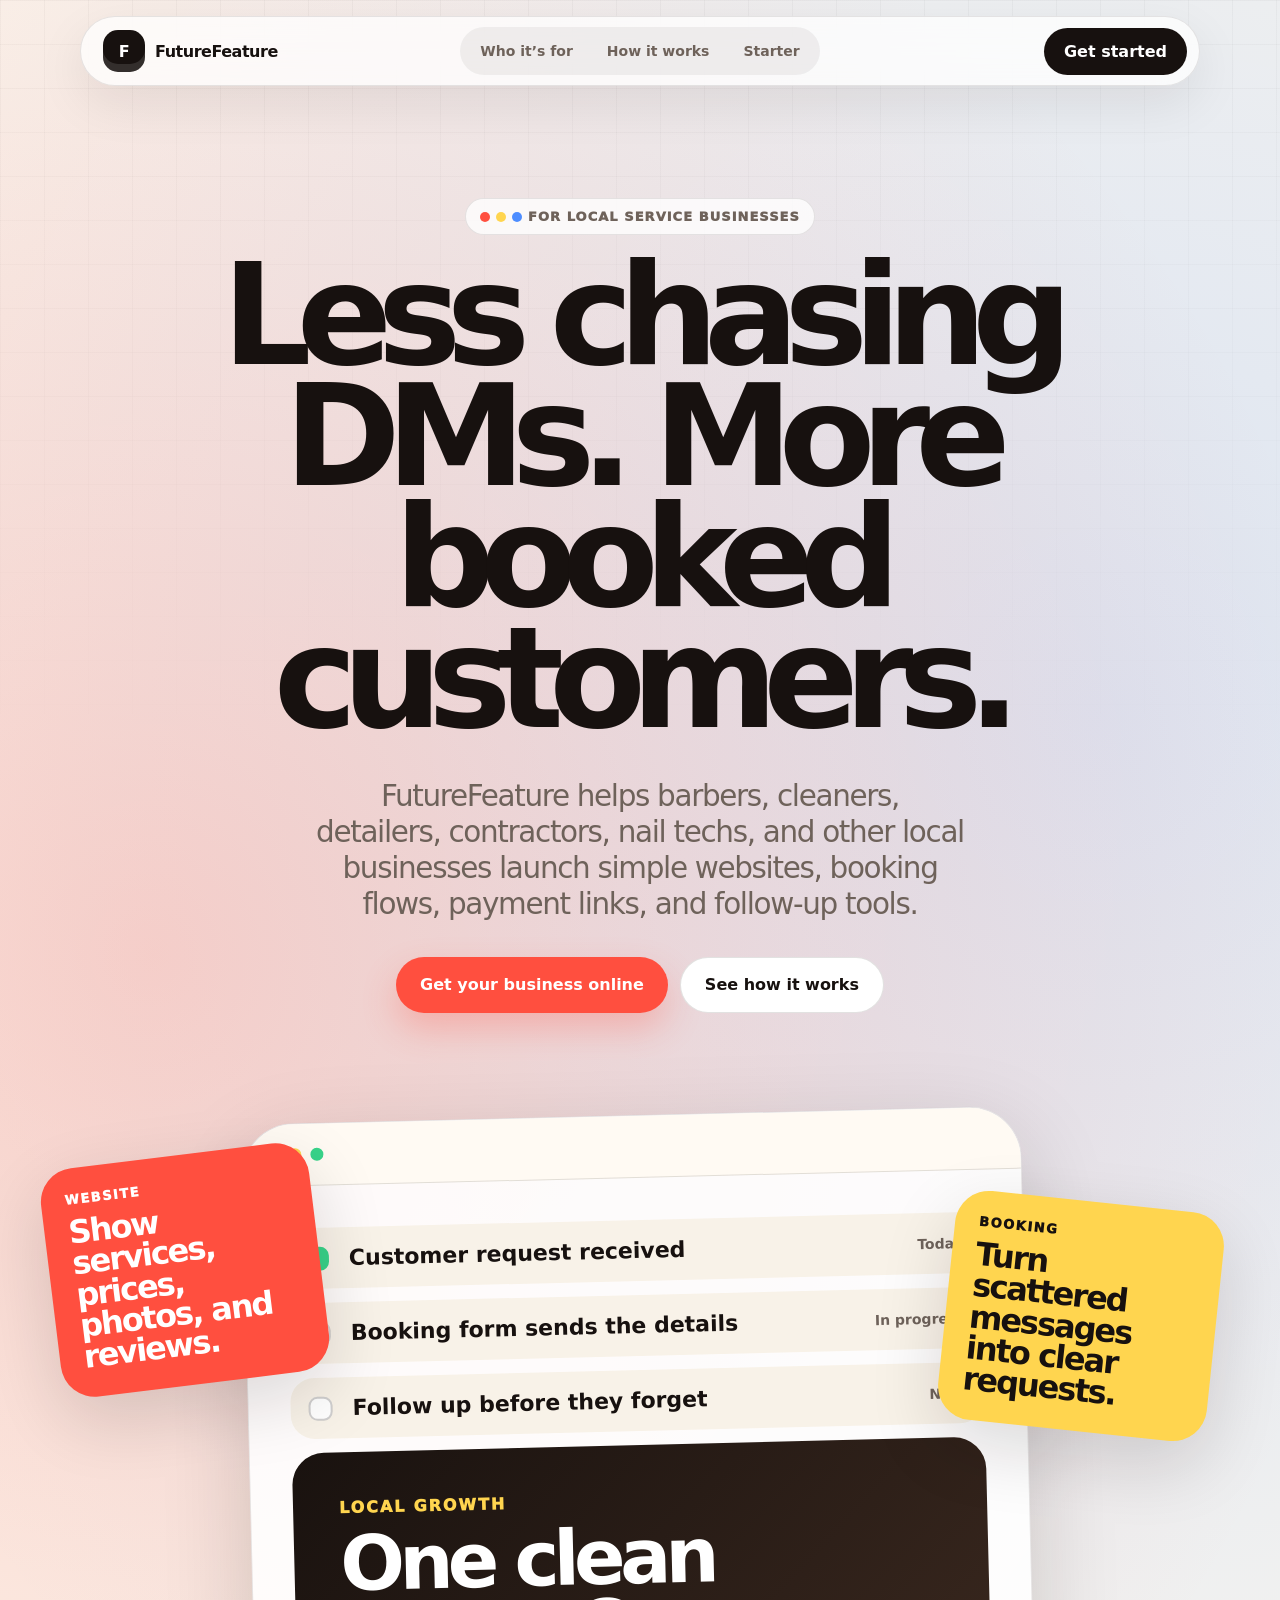
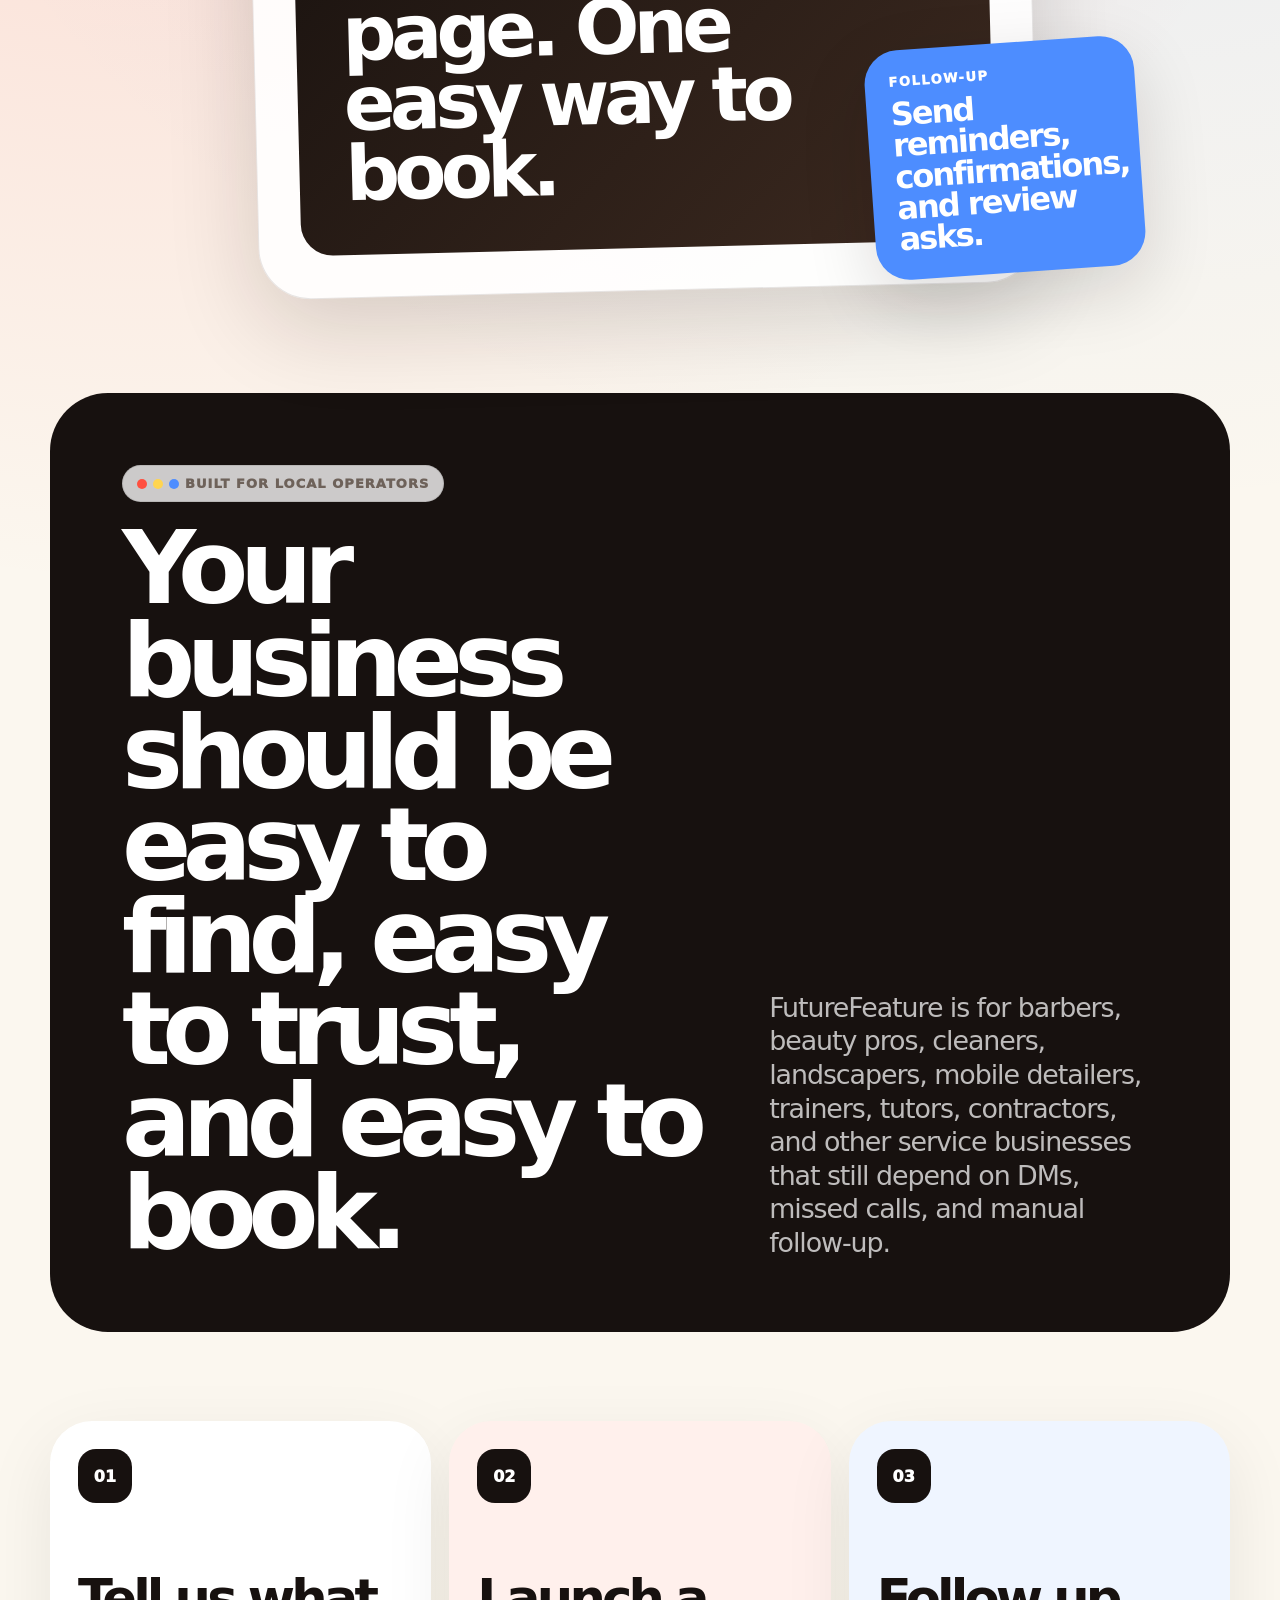
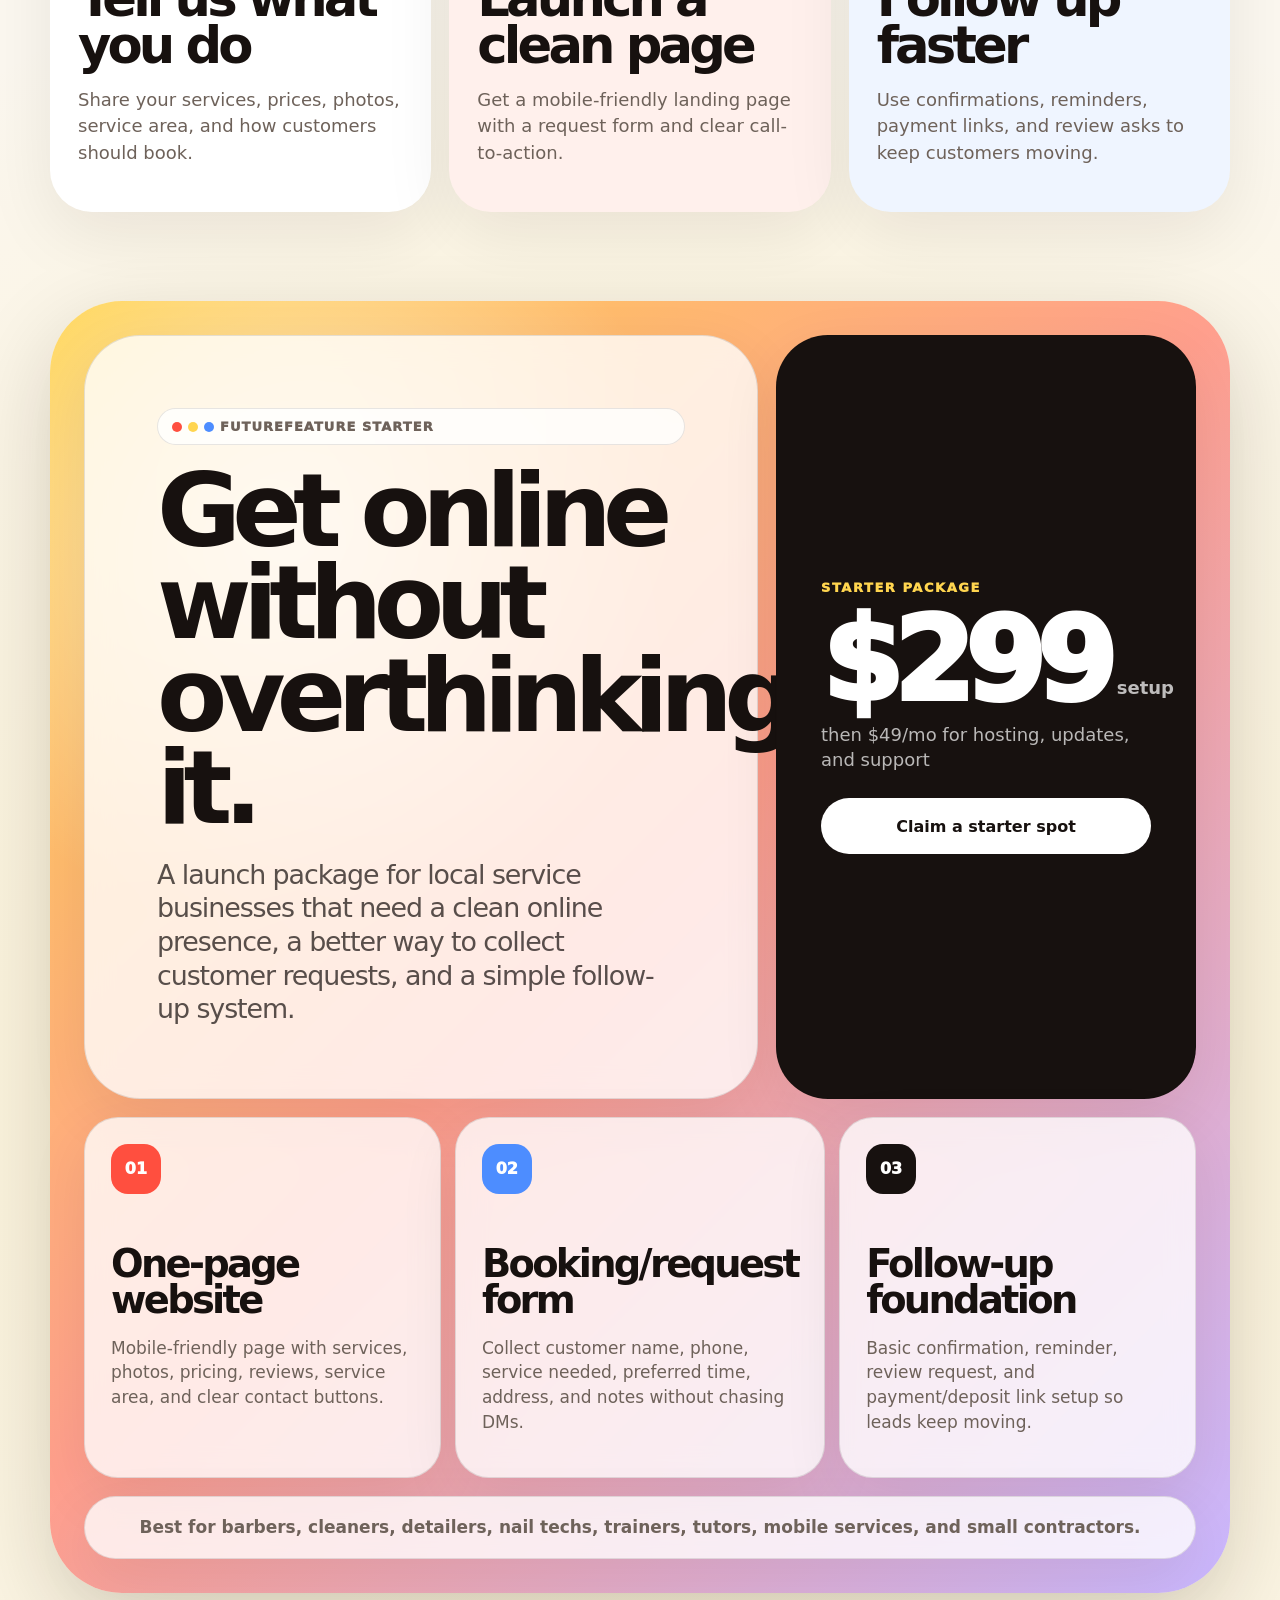
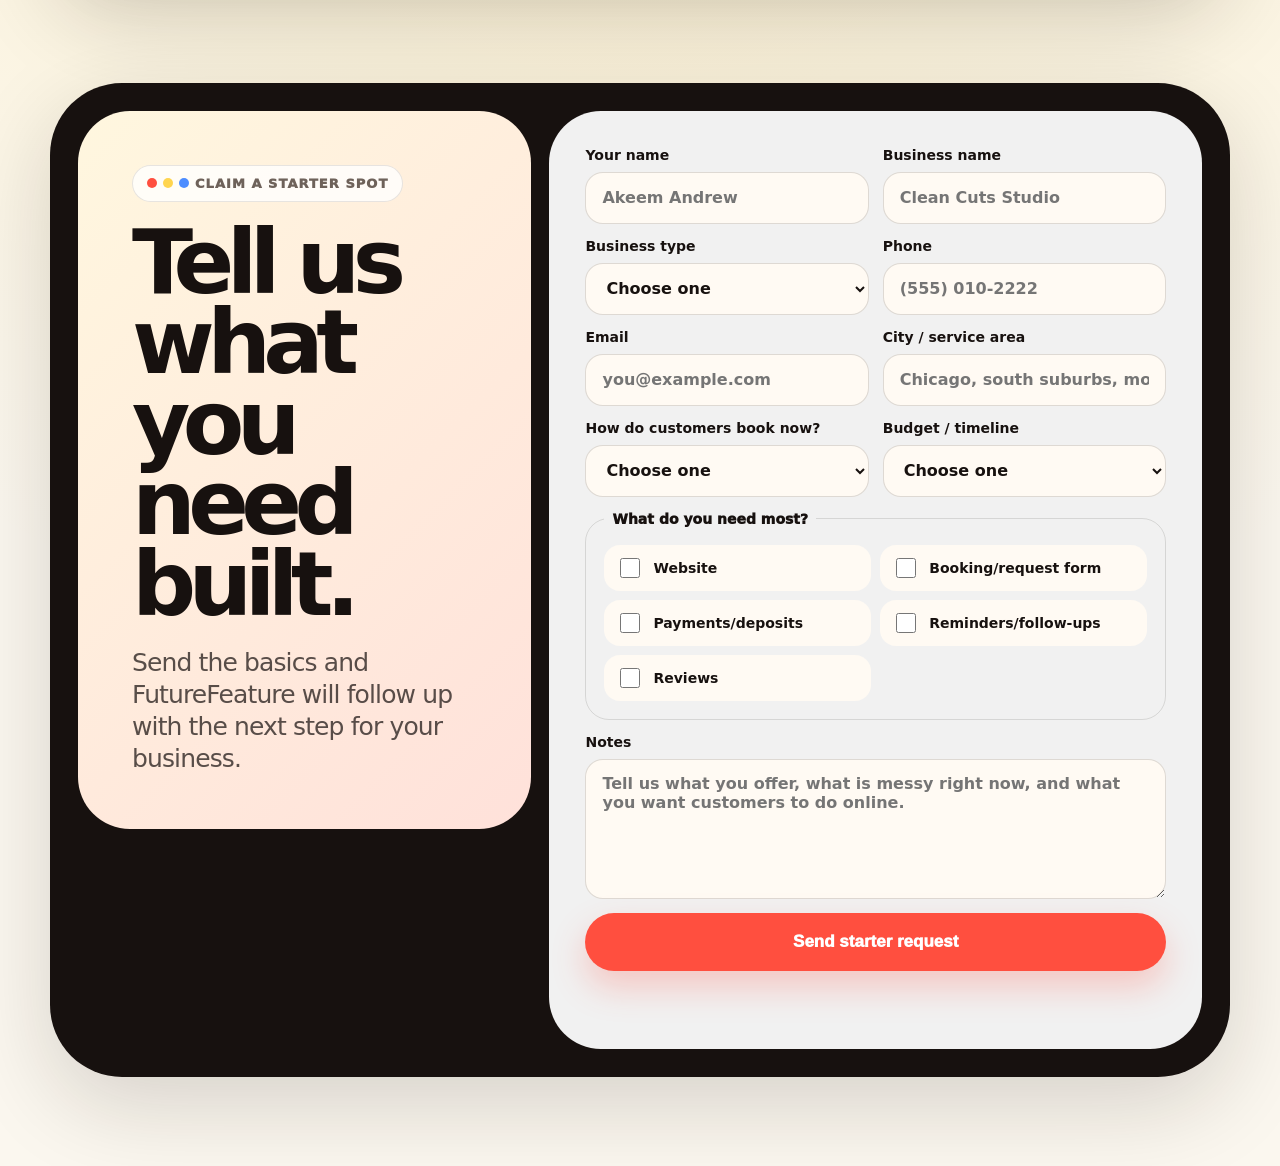
<file: index.html>
<!doctype html>
<html lang="en">
  <head>
    <meta charset="utf-8" />
    <meta name="viewport" content="width=device-width, initial-scale=1, viewport-fit=cover" />
    <meta name="theme-color" content="#fbf7ef" />
    <meta
      name="description"
      content="FutureFeature helps local service businesses turn DMs, missed calls, and messy requests into booked customers."
    />
    <title>FutureFeature</title>
    <link rel="stylesheet" href="style.css?v=futurefeature-inquiry-1" />
  </head>
  <body class="futurefeature-site">
    <header class="ff-nav" aria-label="Main navigation">
      <a class="ff-logo" href="/" aria-label="FutureFeature home">
        <span>F</span>
        FutureFeature
      </a>
      <nav>
        <a href="#who">Who it’s for</a>
        <a href="#flow">How it works</a>
        <a href="#offer">Starter</a>
      </nav>
      <a class="ff-nav-button" href="#offer">Get started</a>
    </header>

    <main>
      <section class="ff-hero" aria-labelledby="future-title">
        <p class="ff-pill">For local service businesses</p>
        <h1 id="future-title">Less chasing DMs. More booked customers.</h1>
        <p class="ff-lede">
          FutureFeature helps barbers, cleaners, detailers, contractors, nail techs, and other local businesses launch simple websites, booking flows, payment links, and follow-up tools.
        </p>
        <div class="ff-actions">
          <a class="ff-primary" href="#offer">Get your business online</a>
          <a class="ff-secondary" href="#flow">See how it works</a>
        </div>
      </section>

      <section class="ff-showcase" aria-label="FutureFeature preview">
        <article class="ff-window ff-window-large">
          <div class="ff-window-top">
            <span></span><span></span><span></span>
          </div>
          <div class="ff-task-list">
            <div class="ff-task checked"><span></span><strong>Customer request received</strong><em>Today</em></div>
            <div class="ff-task"><span></span><strong>Booking form sends the details</strong><em>In progress</em></div>
            <div class="ff-task"><span></span><strong>Follow up before they forget</strong><em>Next</em></div>
            <div class="ff-note">
              <p>Local growth</p>
              <h2>One clean page. One easy way to book.</h2>
            </div>
          </div>
        </article>

        <article class="ff-orbit-card card-red">
          <p>Website</p>
          <h3>Show services, prices, photos, and reviews.</h3>
        </article>
        <article class="ff-orbit-card card-yellow">
          <p>Booking</p>
          <h3>Turn scattered messages into clear requests.</h3>
        </article>
        <article class="ff-orbit-card card-blue">
          <p>Follow-up</p>
          <h3>Send reminders, confirmations, and review asks.</h3>
        </article>
      </section>

      <section id="who" class="ff-section ff-split">
        <div>
          <p class="ff-kicker">Built for local operators</p>
          <h2>Your business should be easy to find, easy to trust, and easy to book.</h2>
        </div>
        <p>
          FutureFeature is for barbers, beauty pros, cleaners, landscapers, mobile detailers, trainers, tutors, contractors, and other service businesses that still depend on DMs, missed calls, and manual follow-up.
        </p>
      </section>

      <section id="flow" class="ff-grid">
        <article>
          <span>01</span>
          <h3>Tell us what you do</h3>
          <p>Share your services, prices, photos, service area, and how customers should book.</p>
        </article>
        <article>
          <span>02</span>
          <h3>Launch a clean page</h3>
          <p>Get a mobile-friendly landing page with a request form and clear call-to-action.</p>
        </article>
        <article>
          <span>03</span>
          <h3>Follow up faster</h3>
          <p>Use confirmations, reminders, payment links, and review asks to keep customers moving.</p>
        </article>
      </section>

      <section id="offer" class="ff-offer" aria-labelledby="offer-title">
        <div class="ff-offer-copy">
          <p class="ff-pill">FutureFeature Starter</p>
          <h2 id="offer-title">Get online without overthinking it.</h2>
          <p>
            A launch package for local service businesses that need a clean online presence, a better way to collect customer requests, and a simple follow-up system.
          </p>
        </div>

        <article class="ff-price-card">
          <p class="ff-price-label">Starter package</p>
          <div class="ff-price"><span>$299</span><small>setup</small></div>
          <p class="ff-price-sub">then $49/mo for hosting, updates, and support</p>
          <a class="ff-primary" href="mailto:hello@futurefeature.com?subject=FutureFeature%20Starter%20Inquiry">Claim a starter spot</a>
        </article>

        <div class="ff-included">
          <article><span>01</span><h3>One-page website</h3><p>Mobile-friendly page with services, photos, pricing, reviews, service area, and clear contact buttons.</p></article>
          <article><span>02</span><h3>Booking/request form</h3><p>Collect customer name, phone, service needed, preferred time, address, and notes without chasing DMs.</p></article>
          <article><span>03</span><h3>Follow-up foundation</h3><p>Basic confirmation, reminder, review request, and payment/deposit link setup so leads keep moving.</p></article>
        </div>

        <p class="ff-offer-note">
          Best for barbers, cleaners, detailers, nail techs, trainers, tutors, mobile services, and small contractors.
        </p>
      </section>

      <section class="ff-form-section" aria-labelledby="starter-form-title">
        <div class="ff-form-copy">
          <p class="ff-kicker">Claim a starter spot</p>
          <h2 id="starter-form-title">Tell us what you need built.</h2>
          <p>Send the basics and FutureFeature will follow up with the next step for your business.</p>
        </div>

        <form id="futurefeatureInquiryForm" class="ff-form">
          <div class="ff-honeypot" aria-hidden="true">
            <label>Website <input type="text" name="website" tabindex="-1" autocomplete="off" /></label>
            <label>Company URL <input type="text" name="company_url" tabindex="-1" autocomplete="off" /></label>
          </div>

          <label>
            Your name
            <input name="owner_name" type="text" autocomplete="name" required placeholder="Akeem Andrew" />
          </label>
          <label>
            Business name
            <input name="business_name" type="text" autocomplete="organization" required placeholder="Clean Cuts Studio" />
          </label>
          <label>
            Business type
            <select name="business_type" required>
              <option value="">Choose one</option>
              <option>Barber / hair</option>
              <option>Nails / beauty</option>
              <option>Cleaning</option>
              <option>Mobile detailing</option>
              <option>Contractor / handyman</option>
              <option>Trainer / tutor</option>
              <option>Other local service</option>
            </select>
          </label>
          <label>
            Phone
            <input name="phone" type="tel" autocomplete="tel" required placeholder="(555) 010-2222" />
          </label>
          <label>
            Email
            <input name="email" type="email" autocomplete="email" required placeholder="you@example.com" />
          </label>
          <label>
            City / service area
            <input name="service_area" type="text" autocomplete="address-level2" placeholder="Chicago, south suburbs, mobile within 20 miles" />
          </label>
          <label>
            How do customers book now?
            <select name="current_booking">
              <option value="">Choose one</option>
              <option>Instagram/Facebook DMs</option>
              <option>Text messages</option>
              <option>Phone calls</option>
              <option>Booking app</option>
              <option>Website form</option>
              <option>Other</option>
            </select>
          </label>
          <label>
            Budget / timeline
            <select name="budget_timeline">
              <option value="">Choose one</option>
              <option>Ready this week</option>
              <option>Ready this month</option>
              <option>Just exploring</option>
              <option>Need to talk first</option>
            </select>
          </label>

          <fieldset>
            <legend>What do you need most?</legend>
            <label><input type="checkbox" name="needs" value="website" /> Website</label>
            <label><input type="checkbox" name="needs" value="booking form" /> Booking/request form</label>
            <label><input type="checkbox" name="needs" value="payments/deposits" /> Payments/deposits</label>
            <label><input type="checkbox" name="needs" value="reminders/follow-ups" /> Reminders/follow-ups</label>
            <label><input type="checkbox" name="needs" value="reviews" /> Reviews</label>
          </fieldset>

          <label class="ff-form-wide">
            Notes
            <textarea name="message" rows="5" placeholder="Tell us what you offer, what is messy right now, and what you want customers to do online."></textarea>
          </label>

          <button class="ff-submit" type="submit">Send starter request</button>
          <p id="futurefeatureFormStatus" class="ff-form-status" role="status" aria-live="polite"></p>
        </form>
      </section>
    </main>
    <script>
      const form = document.getElementById('futurefeatureInquiryForm');
      const statusEl = document.getElementById('futurefeatureFormStatus');

      form?.addEventListener('submit', async (event) => {
        event.preventDefault();
        statusEl.textContent = 'Sending your starter request...';
        statusEl.className = 'ff-form-status';

        const formData = new FormData(form);
        const needs = formData.getAll('needs');
        const payload = Object.fromEntries(formData.entries());
        payload.needs = needs;

        try {
          const response = await fetch('/api/futurefeature-intake', {
            method: 'POST',
            headers: { 'Content-Type': 'application/json' },
            body: JSON.stringify(payload),
          });
          const result = await response.json().catch(() => ({}));
          if (!response.ok) {
            throw new Error(result.message || 'Something went wrong. Please try again.');
          }
          statusEl.textContent = result.message || 'Thanks — FutureFeature received your Starter request.';
          statusEl.className = 'ff-form-status success';
          form.reset();
        } catch (error) {
          statusEl.textContent = error.message || 'Could not send your request. Please try again.';
          statusEl.className = 'ff-form-status error';
        }
      });
    </script>
  </body>
</html>
</file>
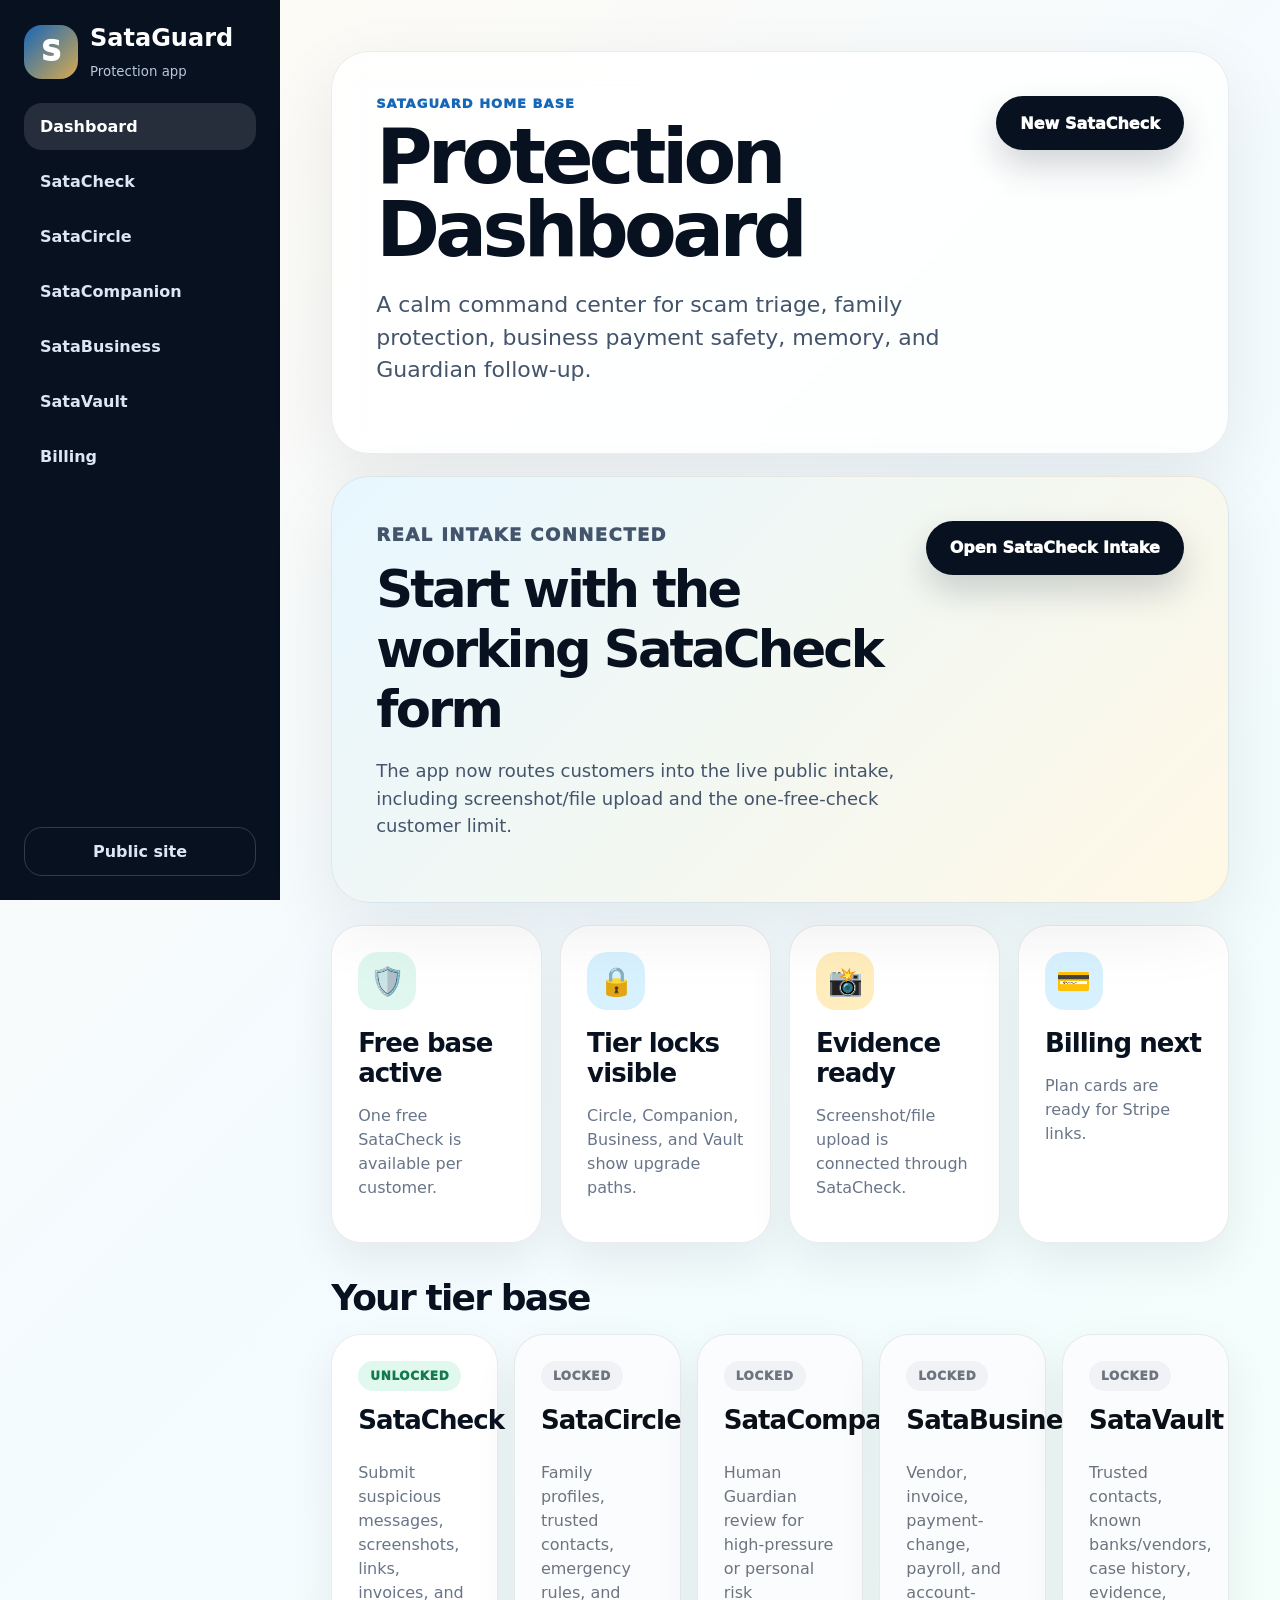
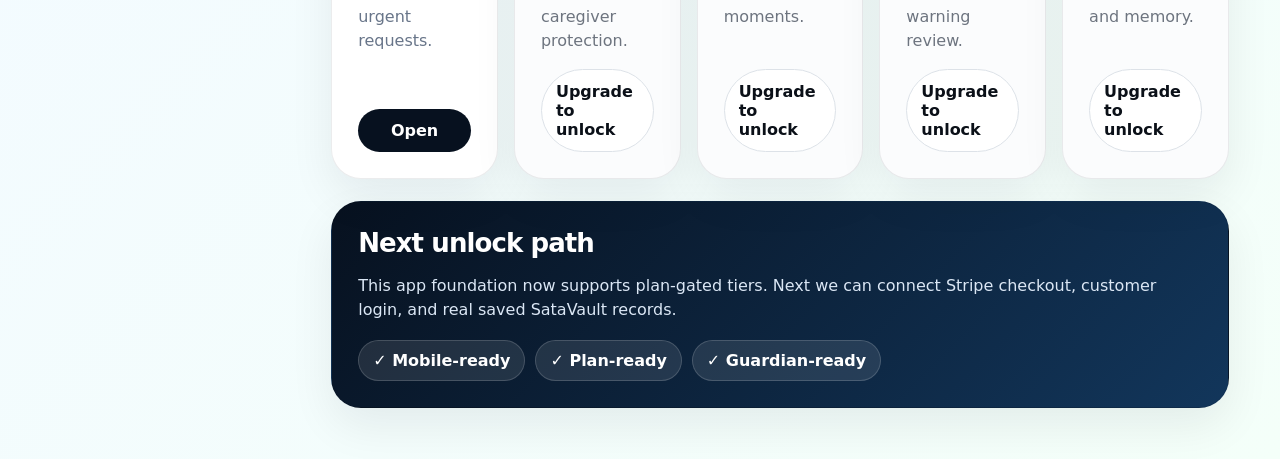
<file: app/index.html>
<!doctype html><html lang="en"><head><meta charset="utf-8"/><meta name="viewport" content="width=device-width, initial-scale=1, viewport-fit=cover"/><meta name="theme-color" content="#07111f"/><title>Protection Dashboard | SataGuard App</title><link rel="stylesheet" href="/app/app.css"/></head><body><div class="app-shell"><aside class="app-sidebar"><a class="app-brand" href="/app"><span>S</span><strong>SataGuard</strong><small>Protection app</small></a><nav><a href="/app/index.html">Dashboard</a><a href="/app/satacheck.html">SataCheck</a><a href="/app/circle.html">SataCircle</a><a href="/app/companion.html">SataCompanion</a><a href="/app/business.html">SataBusiness</a><a href="/app/vault.html">SataVault</a><a href="/app/billing.html">Billing</a></nav><a class="public-link" href="/">Public site</a></aside><main class="app-main"><header class="app-top"><div><p class="app-kicker">SataGuard home base</p><h1>Protection Dashboard</h1><p>A calm command center for scam triage, family protection, business payment safety, memory, and Guardian follow-up.</p></div><a class="app-action" href="/satacheck.html">New SataCheck</a></header><section class="quick-flow"><div><p class="app-kicker">Real intake connected</p><h2>Start with the working SataCheck form</h2><p>The app now routes customers into the live public intake, including screenshot/file upload and the one-free-check customer limit.</p></div><a class="app-action" href="/satacheck.html">Open SataCheck Intake</a></section><section class="app-grid"><article class="app-card"><span>🛡️</span><h3>Free base active</h3><p>One free SataCheck is available per customer.</p></article><article class="app-card"><span>🔒</span><h3>Tier locks visible</h3><p>Circle, Companion, Business, and Vault show upgrade paths.</p></article><article class="app-card"><span>📸</span><h3>Evidence ready</h3><p>Screenshot/file upload is connected through SataCheck.</p></article><article class="app-card"><span>💳</span><h3>Billing next</h3><p>Plan cards are ready for Stripe links.</p></article></section><section class="tier-grid"><h2>Your tier base</h2><article class="tier-card unlocked"><div class="tier-state">Unlocked</div><h3>SataCheck</h3><p>Submit suspicious messages, screenshots, links, invoices, and urgent requests.</p><a href="/satacheck.html">Open</a></article><article class="tier-card locked"><div class="tier-state">Locked</div><h3>SataCircle</h3><p>Family profiles, trusted contacts, emergency rules, and caregiver protection.</p><a href="/app/billing.html">Upgrade to unlock</a></article><article class="tier-card locked"><div class="tier-state">Locked</div><h3>SataCompanion</h3><p>Human Guardian review for high-pressure or personal risk moments.</p><a href="/app/billing.html">Upgrade to unlock</a></article><article class="tier-card locked"><div class="tier-state">Locked</div><h3>SataBusiness</h3><p>Vendor, invoice, payment-change, payroll, and account-warning review.</p><a href="/app/billing.html">Upgrade to unlock</a></article><article class="tier-card locked"><div class="tier-state">Locked</div><h3>SataVault</h3><p>Trusted contacts, known banks/vendors, case history, evidence, and memory.</p><a href="/app/billing.html">Upgrade to unlock</a></article></section><section class="app-panel"><h2>Next unlock path</h2><p>This app foundation now supports plan-gated tiers. Next we can connect Stripe checkout, customer login, and real saved SataVault records.</p><div class="status-row"><span>✓ Mobile-ready</span><span>✓ Plan-ready</span><span>✓ Guardian-ready</span></div></section></main></div><script src="/app/app.js"></script></body></html>
</file>
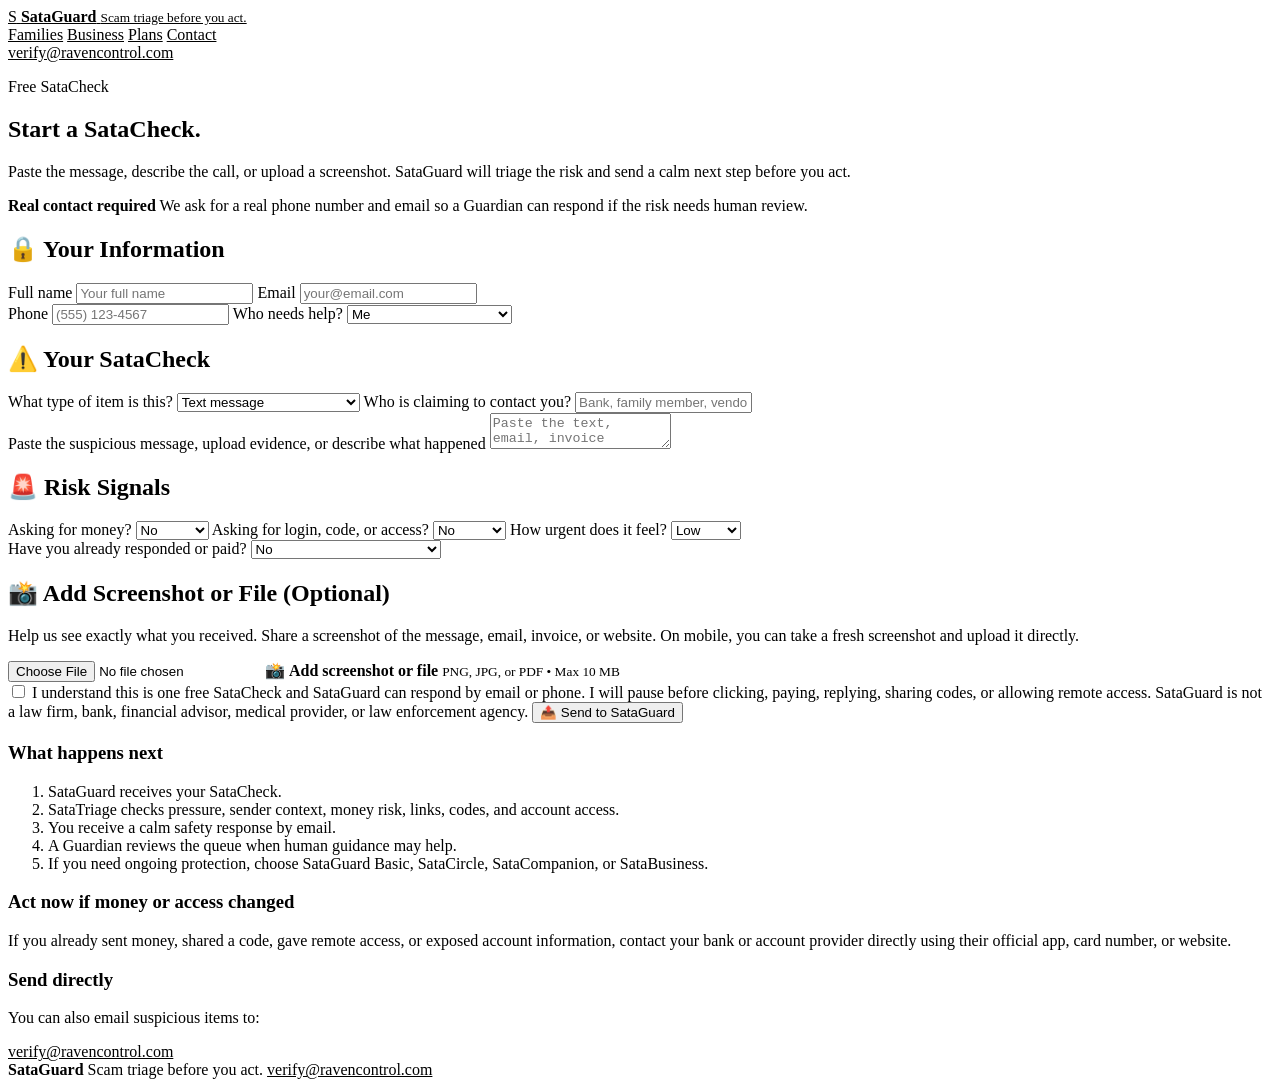
<file: ask-raven.html>
<!doctype html>
<html lang="en">
  <head>
    <meta charset="utf-8" />
    <meta name="viewport" content="width=device-width, initial-scale=1, viewport-fit=cover, user-scalable=yes" />
    <meta name="apple-mobile-web-app-capable" content="yes" />
    <meta name="apple-mobile-web-app-status-bar-style" content="black-translucent" />
    <meta name="theme-color" content="#10151d" />
    <title>SataCheck | SataGuard</title>
    <meta
      name="description"
      content="Start a SataCheck: send a suspicious message, screenshot, email, invoice, call, or request to SataGuard for scam triage."
    />
    <link rel="stylesheet" href="style.css?v=guardian-20260612-tighten1" />
  </head>
  <body class="intake-page">
    <header class="site-header" aria-label="Primary">
      <a class="brand" href="index.html" aria-label="SataGuard home">
        <span class="brand-mark">S</span>
        <span>
          <strong>SataGuard</strong>
          <small>Scam triage before you act.</small>
        </span>
      </a>
      <nav aria-label="Site navigation">
        <a href="index.html#families">Families</a>
        <a href="index.html#business">Business</a>
        <a href="index.html#plans">Plans</a>
        <a href="index.html#contact">Contact</a>
      </nav>
      <a class="header-cta" href="mailto:verify@ravencontrol.com">verify@ravencontrol.com</a>
    </header>

    <main>
      <section class="intake-hero">
        <div>
          <p class="eyebrow">Free SataCheck</p>
          <h1>Start a SataCheck.</h1>
          <p>
            Paste the message, describe the call, or upload a screenshot. SataGuard will triage the risk and send a calm next step before you act.
          </p>
        </div>
        <aside class="pause-card">
          <strong>Real contact required</strong>
          <span>We ask for a real phone number and email so a Guardian can respond if the risk needs human review.</span>
        </aside>
      </section>

      <section class="intake-layout">
        <form id="askRavenForm" class="intake-form" action="mailto:verify@ravencontrol.com" method="post" enctype="text/plain">
          <div class="form-section">
            <h2>🔒 Your Information</h2>
            <div class="form-two">
              <label>
                Full name
                <input name="name" autocomplete="name" placeholder="Your full name" required />
              </label>
              <label>
                Email
                <input name="email" type="email" autocomplete="email" placeholder="your@email.com" required />
              </label>
            </div>
            <div class="form-two">
              <label>
                Phone
                <input name="phone" autocomplete="tel" placeholder="(555) 123-4567" required />
              </label>
              <label>
                Who needs help?
                <select name="who_needs_help">
                  <option>Me</option>
                  <option>My parent or loved one</option>
                  <option>My family</option>
                  <option>My business</option>
                  <option>A serious fraud situation</option>
                </select>
              </label>
            </div>
          </div>

          <div class="form-section">
            <h2>⚠️ Your SataCheck</h2>
            <div class="form-two">
              <label>
                What type of item is this?
                <select name="item_type">
                  <option>Text message</option>
                  <option>Email</option>
                  <option>Phone call</option>
                  <option>Invoice or payment request</option>
                  <option>Social media message</option>
                  <option>Website or link</option>
                  <option>Other</option>
                </select>
              </label>
              <label>
                Who is claiming to contact you?
                <input name="claimed_sender" placeholder="Bank, family member, vendor, police, Microsoft..." />
              </label>
            </div>
            <label>
              Paste the suspicious message, upload evidence, or describe what happened
              <textarea
                name="suspicious_message"
                placeholder="Paste the text, email, invoice details, phone call notes, or request here. Include as much detail as possible before you act."
                required
              ></textarea>
            </label>
          </div>

          <div class="form-section">
            <h2>🚨 Risk Signals</h2>
            <div class="form-three">
              <label>
                Asking for money?
                <select name="asking_money">
                  <option>No</option>
                  <option>Yes</option>
                  <option>Not sure</option>
                </select>
              </label>
              <label>
                Asking for login, code, or access?
                <select name="asking_access">
                  <option>No</option>
                  <option>Yes</option>
                  <option>Not sure</option>
                </select>
              </label>
              <label>
                How urgent does it feel?
                <select name="urgency">
                  <option>Low</option>
                  <option>Medium</option>
                  <option>High</option>
                  <option>Critical</option>
                </select>
              </label>
            </div>
            <label>
              Have you already responded or paid?
              <select name="already_acted">
                <option>No</option>
                <option>Replied only</option>
                <option>Shared personal information</option>
                <option>Shared login/code/access</option>
                <option>Sent money</option>
              </select>
            </label>
          </div>

          <div class="form-section">
            <h2>📸 Add Screenshot or File (Optional)</h2>
            <p class="form-hint">
              Help us see exactly what you received. Share a screenshot of the message, email, invoice, or website.
              On mobile, you can take a fresh screenshot and upload it directly.
            </p>
            <label class="file-upload">
              <input 
                type="file" 
                name="screenshot" 
                accept="image/*,.pdf"
                capture="environment"
              />
              <span class="file-upload-label">
                <span class="file-icon">📸</span>
                <span class="file-text">
                  <strong>Add screenshot or file</strong>
                  <small>PNG, JPG, or PDF • Max 10 MB</small>
                </span>
              </span>
            </label>
            <div id="filePreview" class="file-preview"></div>
          </div>

          <label class="consent-line">
            <input type="checkbox" name="consent" required />
            <span>
              I understand this is one free SataCheck and SataGuard can respond by email or phone.
              I will pause before clicking, paying, replying, sharing codes, or allowing remote access.
              SataGuard is not a law firm, bank, financial advisor, medical provider, or law enforcement agency.
            </span>
          </label>

          <button type="submit">📤 Send to SataGuard</button>
          <div id="intakeStatus" class="intake-status" role="status" aria-live="polite"></div>
        </form>

        <aside class="intake-side">
          <article>
            <h3>What happens next</h3>
            <ol>
              <li>SataGuard receives your SataCheck.</li>
              <li>SataTriage checks pressure, sender context, money risk, links, codes, and account access.</li>
              <li>You receive a calm safety response by email.</li>
              <li>A Guardian reviews the queue when human guidance may help.</li>
              <li>If you need ongoing protection, choose SataGuard Basic, SataCircle, SataCompanion, or SataBusiness.</li>
            </ol>
          </article>
          <article>
            <h3>Act now if money or access changed</h3>
            <p>If you already sent money, shared a code, gave remote access, or exposed account information, contact your bank or account provider directly using their official app, card number, or website.</p>
          </article>
          <article>
            <h3>Send directly</h3>
            <p>You can also email suspicious items to:</p>
            <a href="mailto:verify@ravencontrol.com">verify@ravencontrol.com</a>
          </article>
        </aside>
      </section>
    </main>

    <footer>
      <strong>SataGuard</strong>
      <span>Scam triage before you act.</span>
      <a href="mailto:verify@ravencontrol.com">verify@ravencontrol.com</a>
    </footer>
    <script src="ask-raven.js?v=guardian-20260612-tighten1"></script>
  </body>
</html>
</file>
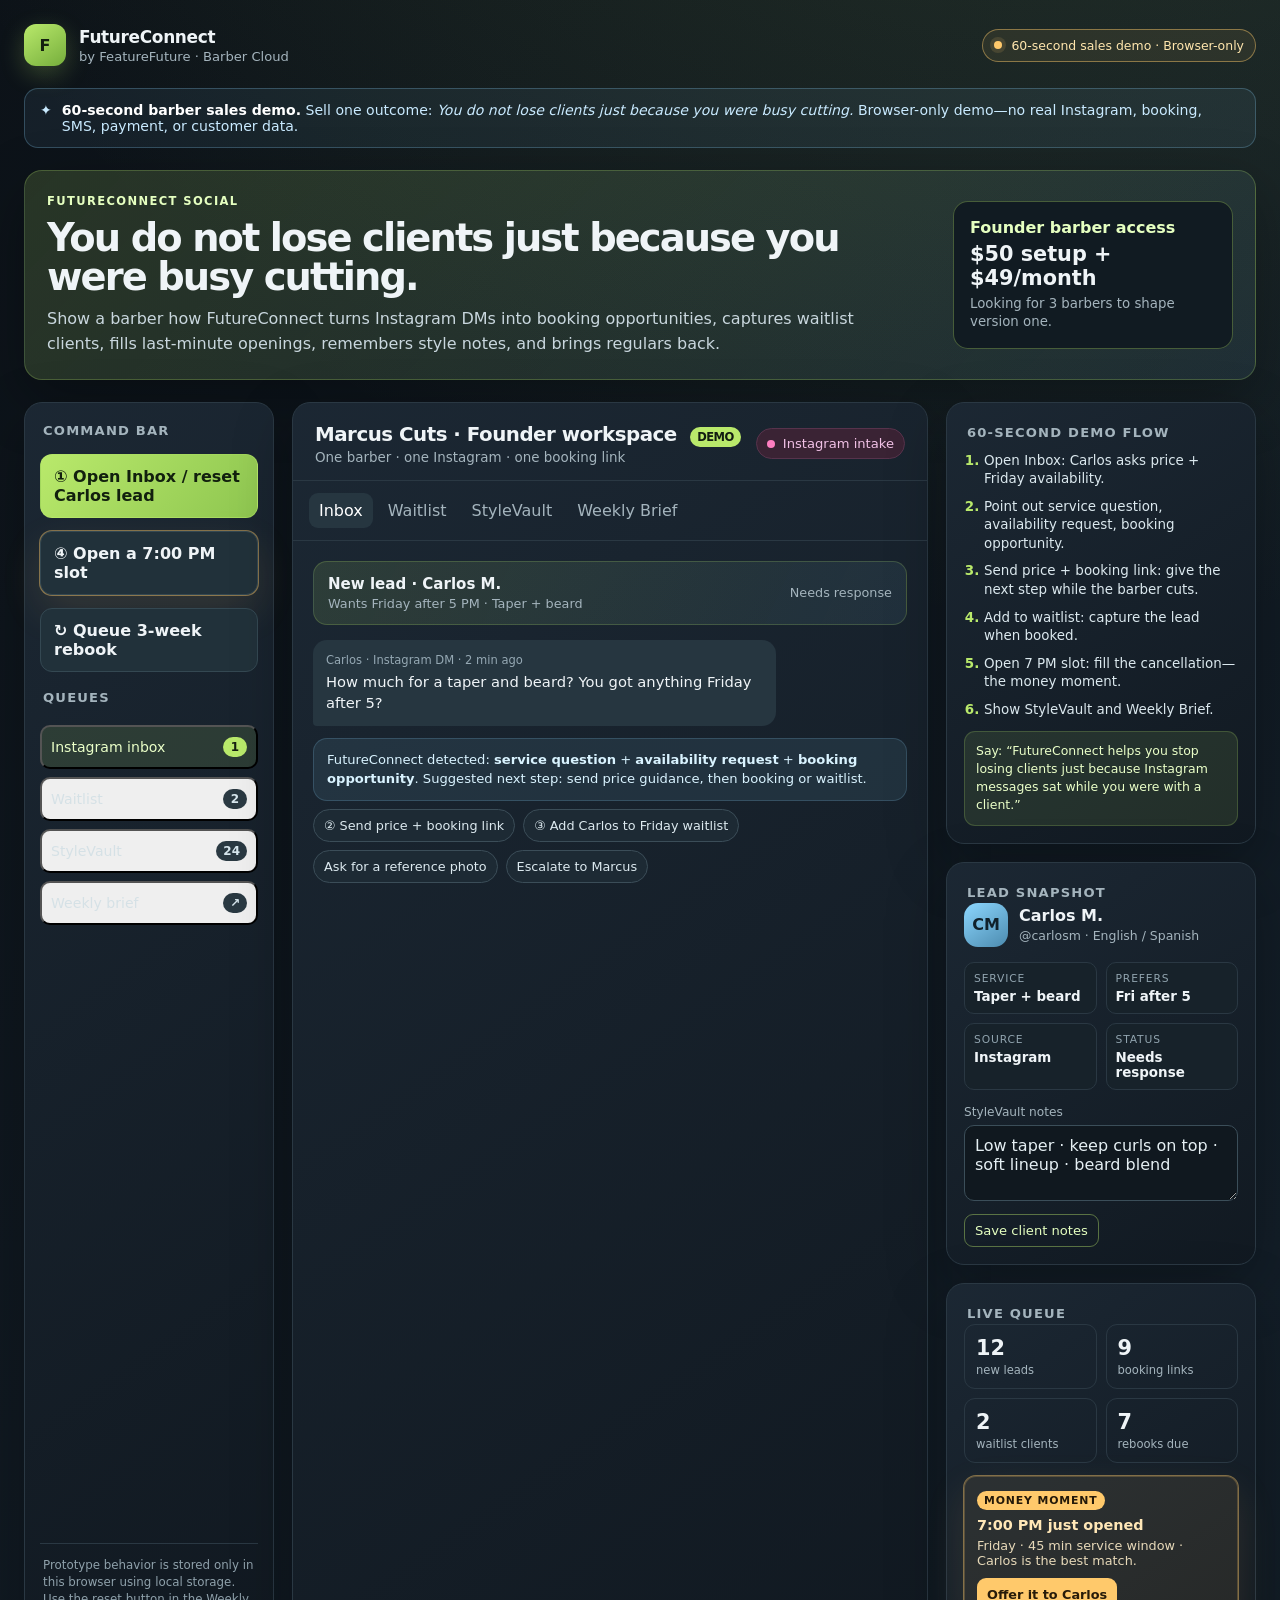
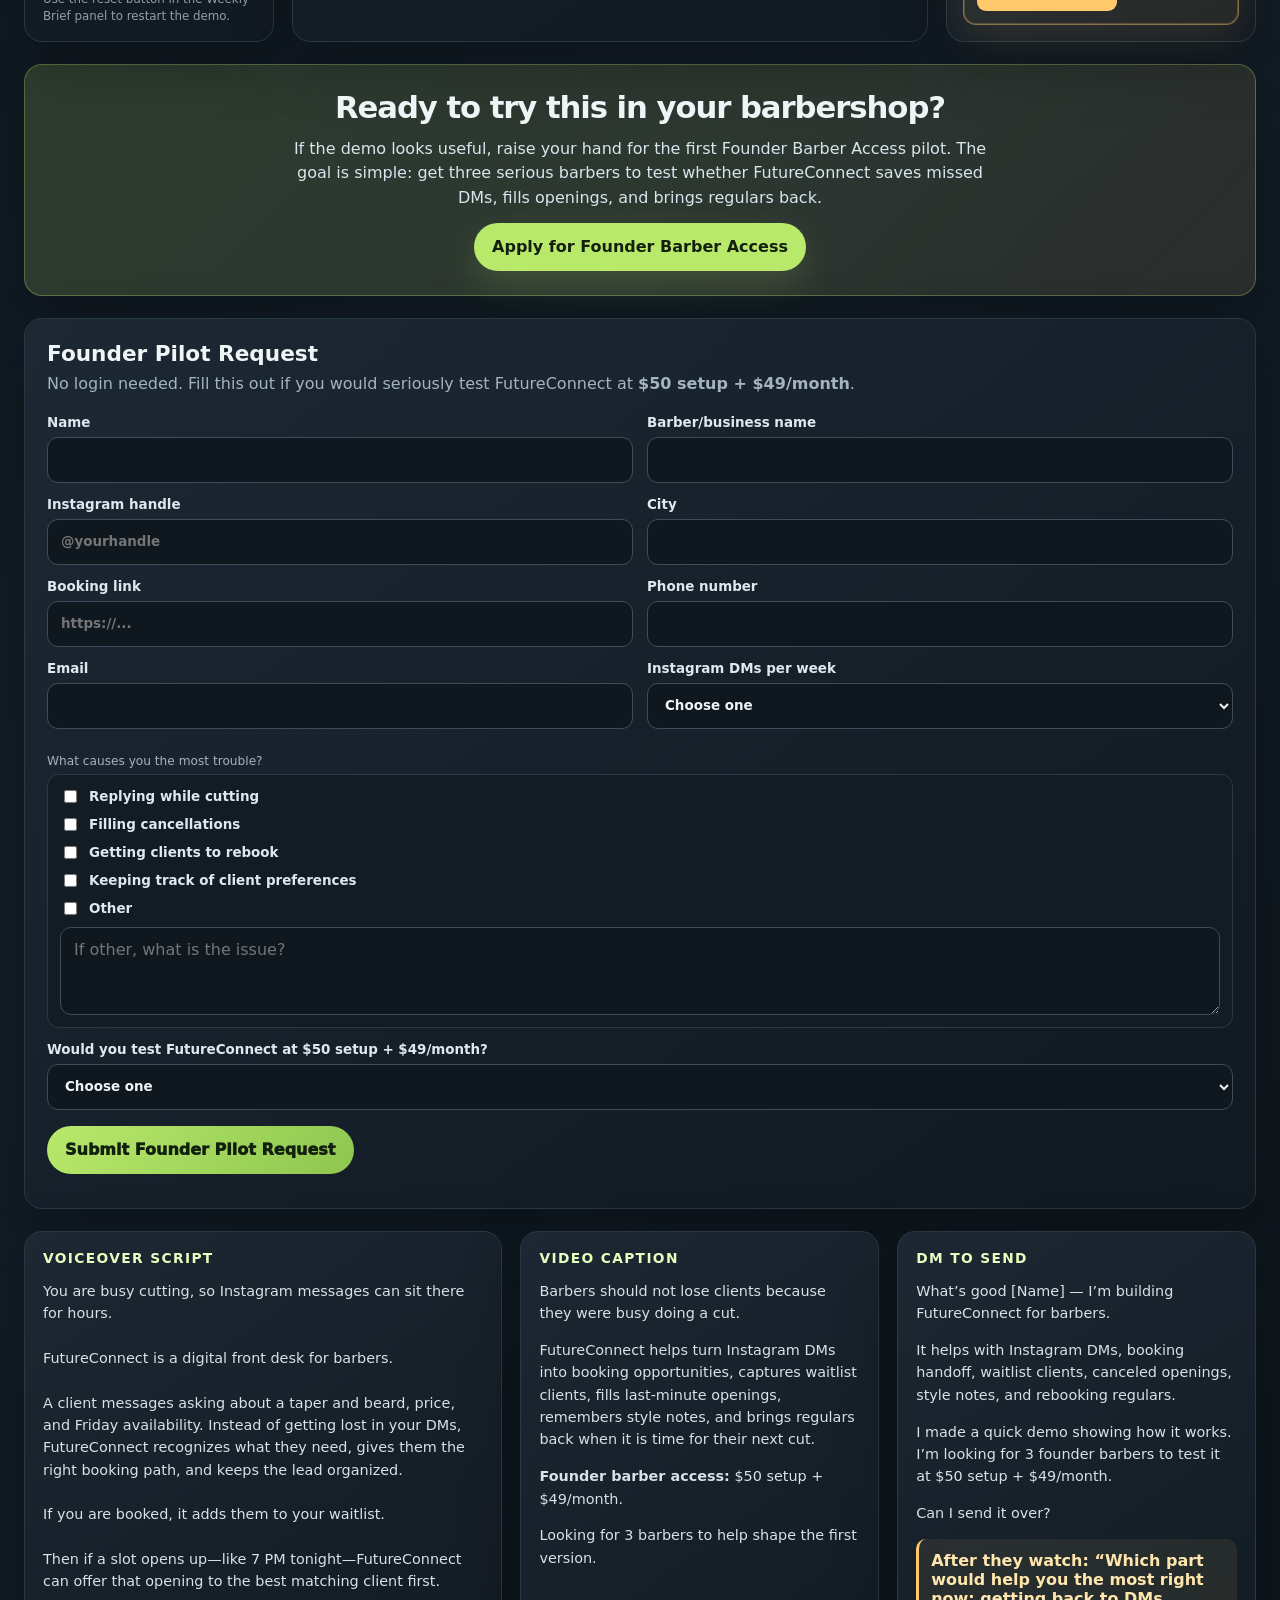
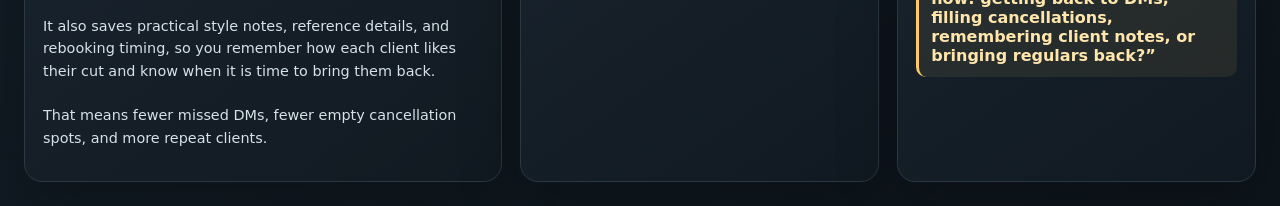
<file: futureconnect.html>
<!doctype html>
<html lang="en">
<head>
  <meta charset="utf-8" />
  <meta name="viewport" content="width=device-width, initial-scale=1, viewport-fit=cover" />
  <meta name="theme-color" content="#121a24" />
  <title>FutureConnect | 60-Second Barber Sales Demo</title>
  <style>
    :root{--ink:#eff4f7;--muted:#a4b4bd;--panel:#17212c;--panel2:#101820;--line:#2a3843;--lime:#b9e96b;--lime2:#e5ffc0;--amber:#ffc96b;--blue:#8cd7ff;--rose:#ffb3c1;--shadow:0 20px 60px rgba(0,0,0,.28);font-family:Inter, ui-sans-serif, system-ui, -apple-system, BlinkMacSystemFont, "Segoe UI", sans-serif}
    *{box-sizing:border-box} body{margin:0;background:radial-gradient(circle at 85% -20%,rgba(185,233,107,.17),transparent 31%),linear-gradient(135deg,#0c1218,#131e28 54%,#0d151b);color:var(--ink);min-height:100vh}
    button,input,textarea{font:inherit} button{cursor:pointer}.shell{max-width:1440px;margin:0 auto;padding:24px}
    .top{display:flex;align-items:center;justify-content:space-between;gap:20px;margin-bottom:22px}.brand{display:flex;align-items:center;gap:13px}.mark{display:grid;place-items:center;width:42px;height:42px;border-radius:12px;background:linear-gradient(145deg,var(--lime),#76ae3c);color:#14200f;font-weight:900;box-shadow:0 8px 24px rgba(185,233,107,.24)}.brand strong{display:block;font-size:1.06rem;letter-spacing:-.02em}.brand span{display:block;color:var(--muted);font-size:.82rem;margin-top:2px}.test{display:flex;align-items:center;gap:9px;border:1px solid rgba(255,201,107,.45);border-radius:999px;padding:8px 11px;background:rgba(255,201,107,.08);color:#ffe6ad;font-size:.78rem}.dot{width:8px;height:8px;border-radius:50%;background:var(--amber);box-shadow:0 0 0 4px rgba(255,201,107,.13)}
    .notice{display:flex;gap:10px;align-items:flex-start;margin:0 0 22px;padding:13px 15px;border:1px solid rgba(140,215,255,.25);background:rgba(140,215,255,.07);border-radius:14px;color:#c9eaff;font-size:.88rem}.notice strong{color:white}
    .app{display:grid;grid-template-columns:250px minmax(0,1fr) 310px;gap:18px}.card{background:linear-gradient(145deg,rgba(28,40,52,.96),rgba(17,25,33,.97));border:1px solid var(--line);border-radius:18px;box-shadow:var(--shadow)}
    .side{padding:15px;display:flex;flex-direction:column;gap:13px}.side h2,.right h2{font-size:.82rem;text-transform:uppercase;letter-spacing:.09em;color:var(--muted);margin:5px 3px 3px}.action{border:1px solid rgba(185,233,107,.4);background:linear-gradient(130deg,var(--lime),#8ec650);color:#12200e;border-radius:12px;padding:12px 13px;font-weight:800;text-align:left;transition:.16s transform,.16s filter}.action:hover{transform:translateY(-1px);filter:brightness(1.05)}.action.secondary{background:#21313a;color:#eff4f7;border-color:#344852}.action.ghost{background:transparent;color:#d6e2e8;border-color:#364855}.queue{display:grid;gap:8px;padding-top:4px}.queue-row{display:flex;justify-content:space-between;align-items:center;padding:10px 9px;border-radius:10px;color:#d5e1e6;font-size:.88rem}.queue-row.active{background:rgba(185,233,107,.12);color:#eaffc8}.badge{min-width:24px;text-align:center;border-radius:999px;background:#2a3942;color:#d7e6ed;font-size:.75rem;padding:3px 7px}.queue-row.active .badge{background:var(--lime);color:#172012}.footnote{margin-top:auto;border-top:1px solid var(--line);padding:13px 3px 0;color:#8fa1ab;font-size:.74rem;line-height:1.45}
    .workspace{overflow:hidden}.workspace-head{display:flex;justify-content:space-between;align-items:center;padding:20px 22px 15px;border-bottom:1px solid var(--line)}.workspace-head h1{font-size:1.24rem;margin:0;letter-spacing:-.025em}.workspace-head p{margin:4px 0 0;color:var(--muted);font-size:.84rem}.channel{display:flex;align-items:center;gap:8px;color:#f1c1e6;font-size:.82rem;background:#3a2334;border:1px solid #57334c;border-radius:999px;padding:7px 10px}.channel i{width:8px;height:8px;background:#ff7ec1;border-radius:50%;display:inline-block}
    .tabs{display:flex;gap:5px;padding:12px 16px;border-bottom:1px solid var(--line);overflow:auto}.tab{border:0;background:transparent;color:var(--muted);padding:8px 10px;border-radius:9px;white-space:nowrap}.tab.active{background:#263640;color:white}.view{display:none;padding:20px;min-height:550px}.view.active{display:block}.conversation{display:grid;gap:12px}.message{max-width:78%;padding:12px 13px;border-radius:14px;line-height:1.42;font-size:.92rem}.message.in{background:#263640;border-bottom-left-radius:4px}.message.out{margin-left:auto;background:#475f2d;border-bottom-right-radius:4px;color:#f3ffe1}.message.system{max-width:100%;background:rgba(140,215,255,.09);border:1px solid rgba(140,215,255,.18);color:#d9f3ff;font-size:.82rem}.meta{color:#95a8b3;font-size:.72rem;margin-bottom:4px}.quick{display:flex;flex-wrap:wrap;gap:8px;padding-top:8px}.quick button{border:1px solid #3b4d58;border-radius:999px;background:#1d2a34;color:#dce9ef;padding:8px 10px;font-size:.8rem}.quick button:hover{background:#2a3b47}.leadbar{display:flex;align-items:center;justify-content:space-between;gap:12px;margin-bottom:15px;padding:12px 14px;border-radius:14px;background:linear-gradient(115deg,rgba(185,233,107,.12),rgba(140,215,255,.08));border:1px solid rgba(185,233,107,.2)}.leadbar strong{font-size:.94rem}.leadbar span{color:var(--muted);font-size:.8rem}
    .right{display:grid;gap:18px}.panel{padding:17px}.client{display:flex;gap:11px;align-items:center}.avatar{width:44px;height:44px;border-radius:14px;display:grid;place-items:center;background:linear-gradient(145deg,#8cd7ff,#4c8baf);color:#10212b;font-weight:900}.client h3{margin:0;font-size:1rem}.client p{margin:3px 0 0;color:var(--muted);font-size:.78rem}.facts{display:grid;grid-template-columns:1fr 1fr;gap:9px;margin:15px 0}.fact{padding:9px;border:1px solid var(--line);border-radius:10px;background:#17222a}.fact label{display:block;font-size:.67rem;color:#91a4af;text-transform:uppercase;letter-spacing:.08em}.fact strong{display:block;margin-top:4px;font-size:.84rem}.label{display:block;color:var(--muted);font-size:.76rem;margin:11px 0 6px}.notes{width:100%;min-height:76px;padding:10px;border-radius:10px;border:1px solid #3b4e59;background:#10181f;color:#e5eff3;resize:vertical}.save{margin-top:9px;border:1px solid rgba(185,233,107,.42);border-radius:9px;background:transparent;color:var(--lime2);font-size:.82rem;padding:8px 10px}.statgrid{display:grid;grid-template-columns:1fr 1fr;gap:9px}.stat{padding:11px;border:1px solid var(--line);border-radius:11px}.stat strong{display:block;font-size:1.3rem}.stat span{display:block;color:var(--muted);font-size:.72rem;margin-top:3px}.opening{margin-top:13px;padding:12px;border-radius:12px;background:rgba(255,201,107,.09);border:1px solid rgba(255,201,107,.22)}.opening h3{margin:0 0 5px;font-size:.9rem;color:#ffe7b7}.opening p{margin:0 0 10px;font-size:.8rem;color:#e7d9b9}.opening button{border:0;border-radius:9px;background:var(--amber);color:#271b09;font-weight:800;padding:9px 10px;font-size:.8rem}
    .table{width:100%;border-collapse:collapse;font-size:.88rem}.table th{text-align:left;color:#92a6b0;font-size:.71rem;text-transform:uppercase;letter-spacing:.08em;padding:10px 8px;border-bottom:1px solid var(--line)}.table td{padding:12px 8px;border-bottom:1px solid rgba(55,73,84,.55);color:#e4edf1}.status{display:inline-flex;padding:4px 7px;border-radius:999px;font-size:.72rem}.wait{background:rgba(255,201,107,.13);color:#ffe2a6}.book{background:rgba(185,233,107,.13);color:#d9ff9f}.brief{display:grid;gap:11px}.brief-row{display:flex;justify-content:space-between;align-items:center;padding:13px;border:1px solid var(--line);border-radius:12px;background:#18232c}.brief-row strong{font-size:1.2rem;color:var(--lime2)}.brief-row span{color:var(--muted);font-size:.85rem}.mini{color:#9db0ba;font-size:.82rem;line-height:1.55;margin-top:16px;padding:13px;border-left:3px solid var(--blue);background:rgba(140,215,255,.06)}
    .toast{position:fixed;right:24px;bottom:24px;max-width:330px;background:#e6ffc0;color:#16200e;border-radius:13px;padding:13px 16px;font-weight:750;box-shadow:var(--shadow);transform:translateY(100px);opacity:0;transition:.24s}.toast.show{transform:translateY(0);opacity:1}.demo-chip{font-size:.72rem;color:#121c11;background:var(--lime);border-radius:999px;padding:3px 7px;font-weight:900;margin-left:7px}

    .sales-hero{display:grid;grid-template-columns:minmax(0,1fr) 280px;gap:18px;align-items:center;margin:0 0 22px;padding:22px;background:linear-gradient(135deg,rgba(185,233,107,.16),rgba(140,215,255,.08));border-color:rgba(185,233,107,.24)}.sales-hero .eyebrow{margin:0 0 7px;color:var(--lime2);text-transform:uppercase;letter-spacing:.12em;font-size:.72rem;font-weight:900}.sales-hero h1{margin:0;font-size:clamp(1.55rem,3vw,3rem);letter-spacing:-.05em;line-height:1.02}.sales-hero p{max-width:850px;margin:11px 0 0;color:#c9d7de;line-height:1.55}.founder-offer{display:grid;gap:5px;padding:16px;border-radius:15px;background:#111b22;border:1px solid rgba(185,233,107,.32)}.founder-offer strong{color:var(--lime2)}.founder-offer span{font-size:1.3rem;font-weight:900}.founder-offer small{color:var(--muted);line-height:1.4}.demo-card{padding:17px}.demo-card ol{display:grid;gap:9px;margin:12px 0 0;padding-left:20px;color:#dbe8ee;font-size:.84rem;line-height:1.38}.demo-card li::marker{color:var(--lime);font-weight:900}.demo-card .say{margin-top:12px;padding:10px 11px;border-radius:11px;background:rgba(185,233,107,.1);border:1px solid rgba(185,233,107,.2);color:#eaffc8;font-size:.78rem;line-height:1.45}.money.action,.money-moment{box-shadow:0 0 0 1px rgba(255,201,107,.45),0 16px 42px rgba(255,201,107,.12)}.money-tag{display:inline-flex;margin-bottom:7px;padding:3px 7px;border-radius:999px;background:var(--amber);color:#241909;font-weight:900;font-size:.68rem;text-transform:uppercase;letter-spacing:.08em}.sales-assets{display:grid;grid-template-columns:1.2fr .9fr .9fr;gap:18px;margin-top:22px}.asset{padding:18px}.asset h2{margin:0 0 10px;font-size:.86rem;color:var(--lime2);text-transform:uppercase;letter-spacing:.1em}.asset p,.asset li{color:#d5e2e8;line-height:1.55;font-size:.9rem}.asset ul{padding-left:19px;margin:0}.asset .script{white-space:pre-line}.question{border-left:3px solid var(--amber);background:rgba(255,201,107,.08);padding:12px;border-radius:10px;color:#ffe6ad;font-weight:800}
    .pilot-cta{display:grid;gap:12px;justify-items:center;text-align:center;margin-top:22px;padding:24px;background:linear-gradient(135deg,rgba(185,233,107,.17),rgba(255,201,107,.1));border-color:rgba(185,233,107,.32)}.pilot-cta h2{margin:0;font-size:clamp(1.35rem,2.4vw,2.2rem);letter-spacing:-.035em}.pilot-cta p{max-width:720px;margin:0;color:#d7e6ed;line-height:1.55}.pilot-cta a{display:inline-flex;align-items:center;justify-content:center;min-height:48px;padding:13px 18px;border-radius:999px;background:var(--lime);color:#14200f;text-decoration:none;font-weight:900;box-shadow:0 14px 36px rgba(185,233,107,.16)}.pilot-form{margin-top:22px;padding:22px}.pilot-form h2{margin:0 0 6px;font-size:1.35rem}.pilot-form .form-intro{margin:0 0 18px;color:var(--muted);line-height:1.55}.pilot-grid{display:grid;grid-template-columns:repeat(2,minmax(0,1fr));gap:14px}.pilot-form label{display:grid;gap:7px;color:#dce9ef;font-size:.84rem;font-weight:800}.pilot-form input,.pilot-form select,.pilot-form textarea{width:100%;min-height:46px;border:1px solid #3b4e59;border-radius:11px;background:#10181f;color:#eff4f7;padding:12px 13px;font:inherit}.pilot-form textarea{min-height:88px;resize:vertical}.pilot-form input:focus,.pilot-form select:focus,.pilot-form textarea:focus{outline:2px solid rgba(185,233,107,.55);outline-offset:2px}.check-group{display:grid;gap:9px;padding:12px;border:1px solid var(--line);border-radius:12px;background:#121c24}.check-group label{display:flex;align-items:center;gap:9px;font-weight:650}.check-group input{width:auto;min-height:auto}.full{grid-column:1/-1}.pilot-submit{margin-top:16px;border:0;border-radius:999px;background:linear-gradient(130deg,var(--lime),#8ec650);color:#12200e;font-weight:950;padding:13px 18px;min-height:48px}.pilot-submit[disabled]{opacity:.65;cursor:not-allowed}.form-status{margin-top:12px;color:#eaffc8;font-weight:800}.form-status.error{color:#ffb3c1}
    @media (max-width:1080px){.app{grid-template-columns:220px minmax(0,1fr)}.right{grid-column:1/-1;grid-template-columns:1fr 1fr}.right .panel:last-child{grid-column:1/-1}.sales-assets{grid-template-columns:1fr}.sales-hero{grid-template-columns:1fr}}@media (max-width:720px){.shell{padding:14px}.pilot-grid{grid-template-columns:1fr}.sales-hero{padding:17px}.founder-offer span{font-size:1.1rem}.top{align-items:flex-start}.top .test{display:none}.app{grid-template-columns:1fr}.side{display:grid;grid-template-columns:1fr 1fr}.side h2,.queue,.footnote{grid-column:1/-1}.right{grid-column:auto;grid-template-columns:1fr}.right .panel:last-child{grid-column:auto}.view{min-height:auto;padding:14px}.workspace-head{padding:17px}.message{max-width:92%}.facts{grid-template-columns:1fr}.tabs{padding:10px}.leadbar{align-items:flex-start;flex-direction:column}}
  </style>
</head>
<body>
  <main class="shell">
    <header class="top">
      <div class="brand"><div class="mark">F</div><div><strong>FutureConnect</strong><span>by FeatureFuture · Barber Cloud</span></div></div>
      <div class="test"><span class="dot"></span> 60-second sales demo · Browser-only</div>
    </header>

    <div class="notice"><span>✦</span><div><strong>60-second barber sales demo.</strong> Sell one outcome: <em>You do not lose clients just because you were busy cutting.</em> Browser-only demo—no real Instagram, booking, SMS, payment, or customer data.</div></div>

    <section class="sales-hero card" aria-label="Sales outcome">
      <div>
        <p class="eyebrow">FutureConnect Social</p>
        <h1>You do not lose clients just because you were busy cutting.</h1>
        <p>Show a barber how FutureConnect turns Instagram DMs into booking opportunities, captures waitlist clients, fills last-minute openings, remembers style notes, and brings regulars back.</p>
      </div>
      <div class="founder-offer"><strong>Founder barber access</strong><span>$50 setup + $49/month</span><small>Looking for 3 barbers to shape version one.</small></div>
    </section>

    <section class="app" aria-label="FutureConnect prototype">
      <aside class="side card">
        <h2>Command bar</h2>
        <button class="action" id="newLead">① Open Inbox / reset Carlos lead</button>
        <button class="action secondary money" id="openSlot">④ Open a 7:00 PM slot</button>
        <button class="action secondary" id="rebook">↻ Queue 3-week rebook</button>
        <h2>Queues</h2>
        <div class="queue">
          <button class="queue-row active" data-tab="inbox"><span>Instagram inbox</span><b class="badge" id="inboxCount">1</b></button>
          <button class="queue-row" data-tab="waitlist"><span>Waitlist</span><b class="badge" id="waitCount">2</b></button>
          <button class="queue-row" data-tab="memory"><span>StyleVault</span><b class="badge">24</b></button>
          <button class="queue-row" data-tab="brief"><span>Weekly brief</span><b class="badge">↗</b></button>
        </div>
        <div class="footnote">Prototype behavior is stored only in this browser using local storage. Use the reset button in the Weekly Brief panel to restart the demo.</div>
      </aside>

      <section class="workspace card">
        <div class="workspace-head"><div><h1>Marcus Cuts · Founder workspace <span class="demo-chip">DEMO</span></h1><p>One barber · one Instagram · one booking link</p></div><div class="channel"><i></i> Instagram intake</div></div>
        <nav class="tabs" aria-label="Prototype views">
          <button class="tab active" data-tab="inbox">Inbox</button><button class="tab" data-tab="waitlist">Waitlist</button><button class="tab" data-tab="memory">StyleVault</button><button class="tab" data-tab="brief">Weekly Brief</button>
        </nav>

        <div class="view active" id="inbox">
          <div class="leadbar"><div><strong>New lead · Carlos M.</strong><br><span>Wants Friday after 5 PM · Taper + beard</span></div><span id="leadStatus">Needs response</span></div>
          <div class="conversation" id="conversation">
            <div class="message in"><div class="meta">Carlos · Instagram DM · 2 min ago</div>How much for a taper and beard? You got anything Friday after 5?</div>
            <div class="message system">FutureConnect detected: <strong>service question</strong> + <strong>availability request</strong> + <strong>booking opportunity</strong>. Suggested next step: send price guidance, then booking or waitlist.</div>
          </div>
          <div class="quick">
            <button data-reply="price">② Send price + booking link</button>
            <button data-reply="waitlist">③ Add Carlos to Friday waitlist</button>
            <button data-reply="reference">Ask for a reference photo</button>
            <button data-reply="barber">Escalate to Marcus</button>
          </div>
        </div>

        <div class="view" id="waitlist">
          <h2 style="margin:0 0 8px">Opening Fill</h2><p style="margin:0 0 16px;color:var(--muted);font-size:.88rem">Offer openings to the best-fit person first—do not blast everyone.</p>
          <table class="table"><thead><tr><th>Client</th><th>Requested</th><th>Best window</th><th>Status</th></tr></thead><tbody id="waitRows"></tbody></table>
          <div class="mini">When Marcus opens a slot, FutureConnect matches the barber, requested day/time, and consented opening-alert preference before preparing the message.</div>
        </div>

        <div class="view" id="memory">
          <h2 style="margin:0 0 8px">StyleVault · client memory</h2><p style="margin:0 0 16px;color:var(--muted);font-size:.88rem">Only practical service notes—never raw recordings.</p>
          <table class="table"><thead><tr><th>Client</th><th>Last service</th><th>Notes</th><th>Rebook</th></tr></thead><tbody id="memoryRows"></tbody></table>
        </div>

        <div class="view" id="brief">
          <h2 style="margin:0 0 6px">Weekly Barber Brief</h2><p style="margin:0 0 16px;color:var(--muted);font-size:.88rem">A simple operating view—not fake revenue claims.</p>
          <div class="brief" id="briefRows"></div>
          <div class="mini" id="briefNote">Action needed: Reply to Carlos or move him to Friday’s opening list.</div>
          <button class="save" id="reset">Reset demo data</button>
        </div>
      </section>

      <aside class="right">
        <section class="demo-card card">
          <h2>60-second demo flow</h2>
          <ol>
            <li>Open Inbox: Carlos asks price + Friday availability.</li>
            <li>Point out service question, availability request, booking opportunity.</li>
            <li>Send price + booking link: give the next step while the barber cuts.</li>
            <li>Add to waitlist: capture the lead when booked.</li>
            <li>Open 7 PM slot: fill the cancellation—the money moment.</li>
            <li>Show StyleVault and Weekly Brief.</li>
          </ol>
          <div class="say">Say: “FutureConnect helps you stop losing clients just because Instagram messages sat while you were with a client.”</div>
        </section>
        <section class="panel card">
          <h2>Lead snapshot</h2>
          <div class="client"><div class="avatar">CM</div><div><h3>Carlos M.</h3><p>@carlosm · English / Spanish</p></div></div>
          <div class="facts"><div class="fact"><label>Service</label><strong>Taper + beard</strong></div><div class="fact"><label>Prefers</label><strong>Fri after 5</strong></div><div class="fact"><label>Source</label><strong>Instagram</strong></div><div class="fact"><label>Status</label><strong id="sideStatus">New lead</strong></div></div>
          <label class="label" for="notes">StyleVault notes</label>
          <textarea class="notes" id="notes">Low taper · keep curls on top · soft lineup · beard blend</textarea>
          <button class="save" id="saveNotes">Save client notes</button>
        </section>

        <section class="panel card">
          <h2>Live queue</h2>
          <div class="statgrid"><div class="stat"><strong id="statLeads">12</strong><span>new leads</span></div><div class="stat"><strong id="statLinks">9</strong><span>booking links</span></div><div class="stat"><strong id="statWait">2</strong><span>waitlist clients</span></div><div class="stat"><strong id="statRebooks">7</strong><span>rebooks due</span></div></div>
          <div class="opening money-moment"><span class="money-tag">Money moment</span><h3>7:00 PM just opened</h3><p>Friday · 45 min service window · Carlos is the best match.</p><button id="offerSlot">Offer it to Carlos</button></div>
        </section>
      </aside>
    </section>



    <section class="pilot-cta card" aria-label="Founder pilot request">
      <h2>Ready to try this in your barbershop?</h2>
      <p>If the demo looks useful, raise your hand for the first Founder Barber Access pilot. The goal is simple: get three serious barbers to test whether FutureConnect saves missed DMs, fills openings, and brings regulars back.</p>
      <a href="#founder-pilot">Apply for Founder Barber Access</a>
    </section>

    <section class="pilot-form card" id="founder-pilot" aria-label="Founder Barber Access application">
      <h2>Founder Pilot Request</h2>
      <p class="form-intro">No login needed. Fill this out if you would seriously test FutureConnect at <strong>$50 setup + $49/month</strong>.</p>
      <form id="pilotForm">
        <div class="pilot-grid">
          <label>Name <input name="name" autocomplete="name" required /></label>
          <label>Barber/business name <input name="barber_business_name" required /></label>
          <label>Instagram handle <input name="instagram_handle" placeholder="@yourhandle" required /></label>
          <label>City <input name="city" autocomplete="address-level2" /></label>
          <label>Booking link <input name="booking_link" type="url" placeholder="https://..." /></label>
          <label>Phone number <input name="phone" type="tel" autocomplete="tel" required /></label>
          <label>Email <input name="email" type="email" autocomplete="email" required /></label>
          <label>Instagram DMs per week
            <select name="dm_volume">
              <option value="">Choose one</option>
              <option>Under 10</option>
              <option>10–25</option>
              <option>26–50</option>
              <option>51–100</option>
              <option>100+</option>
            </select>
          </label>
          <div class="full">
            <span class="label">What causes you the most trouble?</span>
            <div class="check-group">
              <label><input type="checkbox" name="trouble" value="Replying while cutting" /> Replying while cutting</label>
              <label><input type="checkbox" name="trouble" value="Filling cancellations" /> Filling cancellations</label>
              <label><input type="checkbox" name="trouble" value="Getting clients to rebook" /> Getting clients to rebook</label>
              <label><input type="checkbox" name="trouble" value="Keeping track of client preferences" /> Keeping track of client preferences</label>
              <label><input type="checkbox" name="trouble" value="Other" /> Other</label>
              <textarea name="trouble_other" placeholder="If other, what is the issue?"></textarea>
            </div>
          </div>
          <label class="full">Would you test FutureConnect at $50 setup + $49/month?
            <select name="would_test" required>
              <option value="">Choose one</option>
              <option>Yes — I would test it</option>
              <option>Maybe — I want to talk first</option>
              <option>Not yet</option>
            </select>
          </label>
        </div>
        <button class="pilot-submit" type="submit">Submit Founder Pilot Request</button>
        <div class="form-status" id="pilotStatus" role="status" aria-live="polite"></div>
      </form>
    </section>

    <section class="sales-assets" aria-label="Sales video assets">
      <article class="asset card">
        <h2>Voiceover script</h2>
        <p class="script">You are busy cutting, so Instagram messages can sit there for hours.

FutureConnect is a digital front desk for barbers.

A client messages asking about a taper and beard, price, and Friday availability. Instead of getting lost in your DMs, FutureConnect recognizes what they need, gives them the right booking path, and keeps the lead organized.

If you are booked, it adds them to your waitlist.

Then if a slot opens up—like 7 PM tonight—FutureConnect can offer that opening to the best matching client first.

It also saves practical style notes, reference details, and rebooking timing, so you remember how each client likes their cut and know when it is time to bring them back.

That means fewer missed DMs, fewer empty cancellation spots, and more repeat clients.</p>
      </article>
      <article class="asset card">
        <h2>Video caption</h2>
        <p>Barbers should not lose clients because they were busy doing a cut.</p>
        <p>FutureConnect helps turn Instagram DMs into booking opportunities, captures waitlist clients, fills last-minute openings, remembers style notes, and brings regulars back when it is time for their next cut.</p>
        <p><strong>Founder barber access:</strong> $50 setup + $49/month.</p>
        <p>Looking for 3 barbers to help shape the first version.</p>
      </article>
      <article class="asset card">
        <h2>DM to send</h2>
        <p>What’s good [Name] — I’m building FutureConnect for barbers.</p>
        <p>It helps with Instagram DMs, booking handoff, waitlist clients, canceled openings, style notes, and rebooking regulars.</p>
        <p>I made a quick demo showing how it works. I’m looking for 3 founder barbers to test it at $50 setup + $49/month.</p>
        <p>Can I send it over?</p>
        <div class="question">After they watch: “Which part would help you the most right now: getting back to DMs, filling cancellations, remembering client notes, or bringing regulars back?”</div>
      </article>
    </section>
  </main>
  <div class="toast" id="toast" role="status" aria-live="polite"></div>

  <script>
    const defaults={leads:12,links:9,wait:2,rebooks:7,waitlist:[{name:'Carlos M.',service:'Taper + beard',window:'Fri after 5',status:'Waiting'},{name:'Jalen R.',service:'Cut only',window:'Fri 6–8 PM',status:'Waiting'}],memory:[{name:'Carlos M.',service:'Low taper + beard',notes:'Keep curls · soft lineup · beard blend',rebook:'3 weeks'},{name:'DeAndre T.',service:'High taper',notes:'No enhancement',rebook:'2 weeks'},{name:'Mason K.',service:'Kids cut',notes:'Scissor top',rebook:'4 weeks'}],conversation:[],leadStatus:'Needs response',slotOffered:false};
    let state=JSON.parse(localStorage.getItem('futureconnect-demo'))||structuredClone(defaults);
    const $=s=>document.querySelector(s); const $$=s=>document.querySelectorAll(s);
    function save(){localStorage.setItem('futureconnect-demo',JSON.stringify(state))}
    function toast(text){const t=$('#toast');t.textContent=text;t.classList.add('show');setTimeout(()=>t.classList.remove('show'),3200)}
    function esc(s){return String(s).replace(/[&<>'"]/g,c=>({'&':'&amp;','<':'&lt;','>':'&gt;',"'":'&#39;','"':'&quot;'}[c]))}
    function render(){
      $('#inboxCount').textContent=state.leadStatus==='Booked'?0:1;$('#waitCount').textContent=state.wait;$('#statLeads').textContent=state.leads;$('#statLinks').textContent=state.links;$('#statWait').textContent=state.wait;$('#statRebooks').textContent=state.rebooks;$('#leadStatus').textContent=state.leadStatus;$('#sideStatus').textContent=state.leadStatus;
      const base=`<div class="message in"><div class="meta">Carlos · Instagram DM · 2 min ago</div>How much for a taper and beard? You got anything Friday after 5?</div><div class="message system">FutureConnect detected: <strong>service question</strong> + <strong>availability request</strong> + <strong>booking opportunity</strong>. Suggested next step: send price guidance, then booking or waitlist.</div>`;
      $('#conversation').innerHTML=base+state.conversation.map(m=>`<div class="message ${m.type}"><div class="meta">${m.meta}</div>${m.text}</div>`).join('');
      $('#waitRows').innerHTML=state.waitlist.map(w=>`<tr><td>${esc(w.name)}</td><td>${esc(w.service)}</td><td>${esc(w.window)}</td><td><span class="status ${w.status==='Booked'?'book':'wait'}">${esc(w.status)}</span></td></tr>`).join('');
      $('#memoryRows').innerHTML=state.memory.map(m=>`<tr><td>${esc(m.name)}</td><td>${esc(m.service)}</td><td>${esc(m.notes)}</td><td>${esc(m.rebook)}</td></tr>`).join('');
      $('#briefRows').innerHTML=[['New Instagram conversations',state.leads],['Booking links sent',state.links],['Waitlist clients',state.wait],['Clients due for rebook',state.rebooks]].map(([a,b])=>`<div class="brief-row"><span>${a}</span><strong>${b}</strong></div>`).join('');
      $('#briefNote').textContent=state.slotOffered?'Opening Fill sent: Carlos has been offered the 7:00 PM Friday slot.':'Action needed: Reply to Carlos or move him to Friday’s opening list.';
      save();
    }
    function add(text,meta='FutureConnect · just now',type='out'){state.conversation.push({text,meta,type})}
    function setTab(tab){$$('.tab,.queue-row').forEach(x=>x.classList.toggle('active',x.dataset.tab===tab));$$('.view').forEach(x=>x.classList.toggle('active',x.id===tab));}
    $$('.tab,.queue-row').forEach(x=>x.addEventListener('click',()=>setTab(x.dataset.tab)));
    $$('[data-reply]').forEach(b=>b.addEventListener('click',()=>{const r=b.dataset.reply;if(r==='price'){add('Thanks for reaching out to Marcus Cuts. A taper + beard starts at $45. You can book Friday through Marcus’s link here: <strong>book.marcuscuts.com</strong>');state.links++;state.leadStatus='Booking link sent';toast('Booking handoff prepared for Carlos.')}if(r==='waitlist'){add('Marcus is booked Friday right now, but I can add you to the opening list. What time range works best?');state.waitlist[0].status='Waiting';state.leadStatus='On waitlist';toast('Carlos is now on the Friday waitlist.')}if(r==='reference'){add('Absolutely—send a reference photo if you have one, plus the look you want for the taper and beard.');state.leadStatus='Reference requested';toast('Reference-photo request sent.')}if(r==='barber'){add('I sent Marcus your request for Friday after 5. He will confirm the best option when he is free.','FutureConnect · owner alert','system');state.leadStatus='Waiting for Marcus';toast('Owner alert created for Marcus.')}render()}));
    function offer(){if(state.slotOffered){toast('Carlos has already been offered this opening.');return}state.slotOffered=true;state.waitlist[0].status='Offered';add('Hey Carlos — Marcus just had a <strong>7:00 PM opening tonight</strong>. Want it? Tap the booking link to claim it before it is gone.');state.leadStatus='Opening offered';toast('Opening Fill alert prepared for Carlos.');render()}$('#offerSlot').addEventListener('click',offer);$('#openSlot').addEventListener('click',offer);
    $('#newLead').addEventListener('click',()=>{state=structuredClone(defaults);$('#notes').value='Low taper · keep curls on top · soft lineup · beard blend';toast('Inbox reset to Carlos for the 60-second sales demo.');render();setTab('inbox')});
    $('#rebook').addEventListener('click',()=>{state.rebooks++;toast('A 3-week rebooking reminder was added to the queue.');render();setTab('brief')});
    $('#saveNotes').addEventListener('click',()=>{state.memory[0].notes=$('#notes').value.trim()||defaults.memory[0].notes;toast('StyleVault notes saved in this browser.');render()});
    $('#reset').addEventListener('click',()=>{state=structuredClone(defaults);$('#notes').value=defaults.memory[0].notes;toast('Demo reset.');render();setTab('inbox')});

    function collectPilotForm(form){const data=Object.fromEntries(new FormData(form).entries());data.trouble=[...form.querySelectorAll('input[name="trouble"]:checked')].map(x=>x.value);return data}
    $('#pilotForm').addEventListener('submit',async e=>{e.preventDefault();const form=e.currentTarget;const status=$('#pilotStatus');const btn=form.querySelector('button[type="submit"]');status.classList.remove('error');status.textContent='Submitting founder pilot request...';btn.disabled=true;try{const response=await fetch('/api/futureconnect-pilot',{method:'POST',headers:{'Content-Type':'application/json'},body:JSON.stringify(collectPilotForm(form))});const result=await response.json().catch(()=>({}));if(!response.ok){throw new Error(result.message||'Please check the form and try again.')}status.textContent=result.message||'Thanks — your request was received.';form.reset();}catch(err){status.textContent=err.message||'Something went wrong. Please DM or email to follow up.';status.classList.add('error')}finally{btn.disabled=false}});
    render();
  </script>
</body>
</html>
</file>
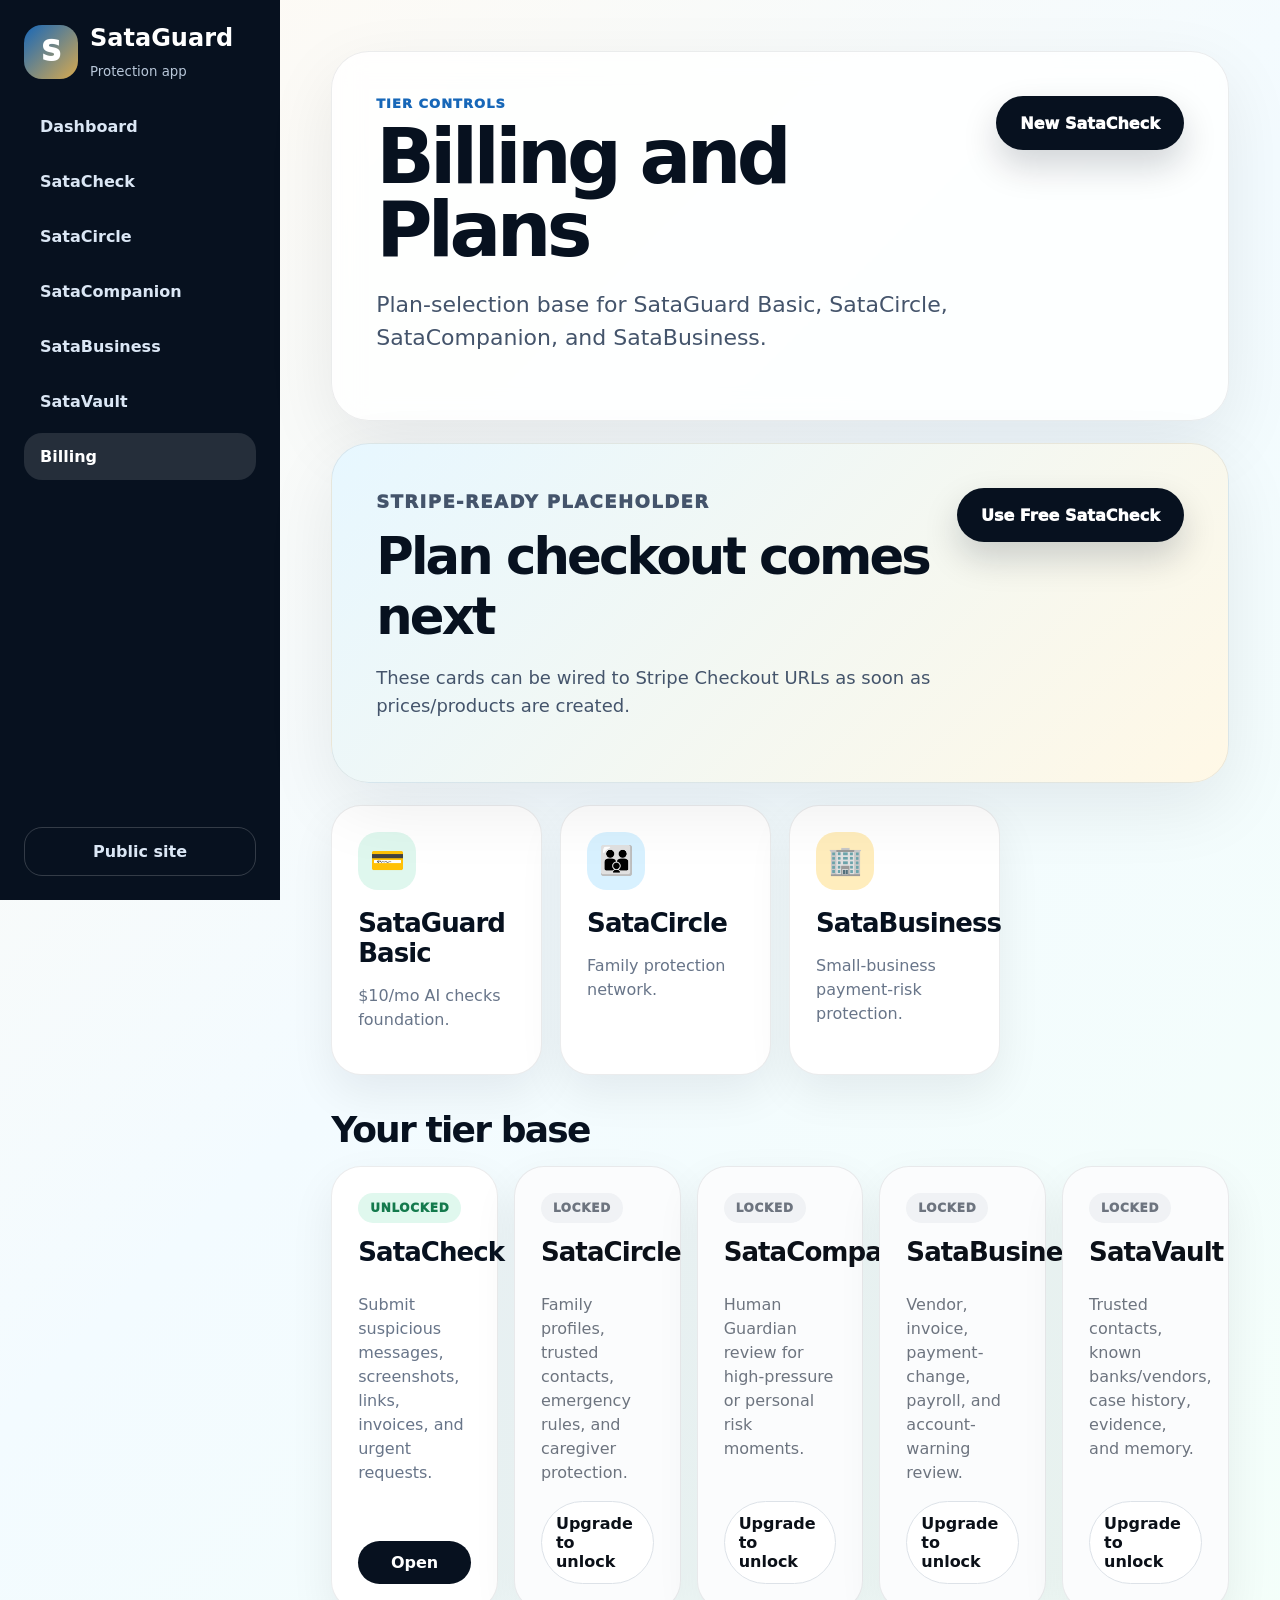
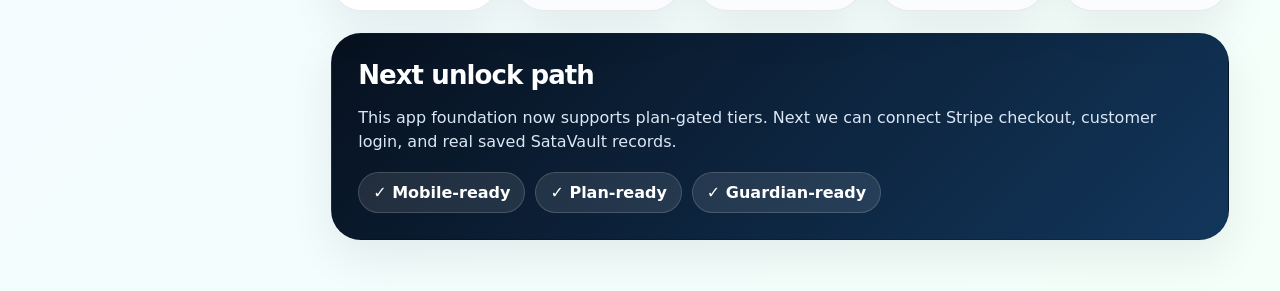
<file: app/billing.html>
<!doctype html><html lang="en"><head><meta charset="utf-8"/><meta name="viewport" content="width=device-width, initial-scale=1, viewport-fit=cover"/><meta name="theme-color" content="#07111f"/><title>Billing and Plans | SataGuard App</title><link rel="stylesheet" href="/app/app.css"/></head><body><div class="app-shell"><aside class="app-sidebar"><a class="app-brand" href="/app"><span>S</span><strong>SataGuard</strong><small>Protection app</small></a><nav><a href="/app/index.html">Dashboard</a><a href="/app/satacheck.html">SataCheck</a><a href="/app/circle.html">SataCircle</a><a href="/app/companion.html">SataCompanion</a><a href="/app/business.html">SataBusiness</a><a href="/app/vault.html">SataVault</a><a href="/app/billing.html">Billing</a></nav><a class="public-link" href="/">Public site</a></aside><main class="app-main"><header class="app-top"><div><p class="app-kicker">Tier controls</p><h1>Billing and Plans</h1><p>Plan-selection base for SataGuard Basic, SataCircle, SataCompanion, and SataBusiness.</p></div><a class="app-action" href="/satacheck.html">New SataCheck</a></header><section class="quick-flow"><div><p class="app-kicker">Stripe-ready placeholder</p><h2>Plan checkout comes next</h2><p>These cards can be wired to Stripe Checkout URLs as soon as prices/products are created.</p></div><a class="app-action" href="/satacheck.html">Use Free SataCheck</a></section><section class="app-grid"><article class="app-card"><span>💳</span><h3>SataGuard Basic</h3><p>$10/mo AI checks foundation.</p></article><article class="app-card"><span>👪</span><h3>SataCircle</h3><p>Family protection network.</p></article><article class="app-card"><span>🏢</span><h3>SataBusiness</h3><p>Small-business payment-risk protection.</p></article></section><section class="tier-grid"><h2>Your tier base</h2><article class="tier-card unlocked"><div class="tier-state">Unlocked</div><h3>SataCheck</h3><p>Submit suspicious messages, screenshots, links, invoices, and urgent requests.</p><a href="/satacheck.html">Open</a></article><article class="tier-card locked"><div class="tier-state">Locked</div><h3>SataCircle</h3><p>Family profiles, trusted contacts, emergency rules, and caregiver protection.</p><a href="/app/billing.html">Upgrade to unlock</a></article><article class="tier-card locked"><div class="tier-state">Locked</div><h3>SataCompanion</h3><p>Human Guardian review for high-pressure or personal risk moments.</p><a href="/app/billing.html">Upgrade to unlock</a></article><article class="tier-card locked"><div class="tier-state">Locked</div><h3>SataBusiness</h3><p>Vendor, invoice, payment-change, payroll, and account-warning review.</p><a href="/app/billing.html">Upgrade to unlock</a></article><article class="tier-card locked"><div class="tier-state">Locked</div><h3>SataVault</h3><p>Trusted contacts, known banks/vendors, case history, evidence, and memory.</p><a href="/app/billing.html">Upgrade to unlock</a></article></section><section class="app-panel"><h2>Next unlock path</h2><p>This app foundation now supports plan-gated tiers. Next we can connect Stripe checkout, customer login, and real saved SataVault records.</p><div class="status-row"><span>✓ Mobile-ready</span><span>✓ Plan-ready</span><span>✓ Guardian-ready</span></div></section></main></div><script src="/app/app.js"></script></body></html>
</file>
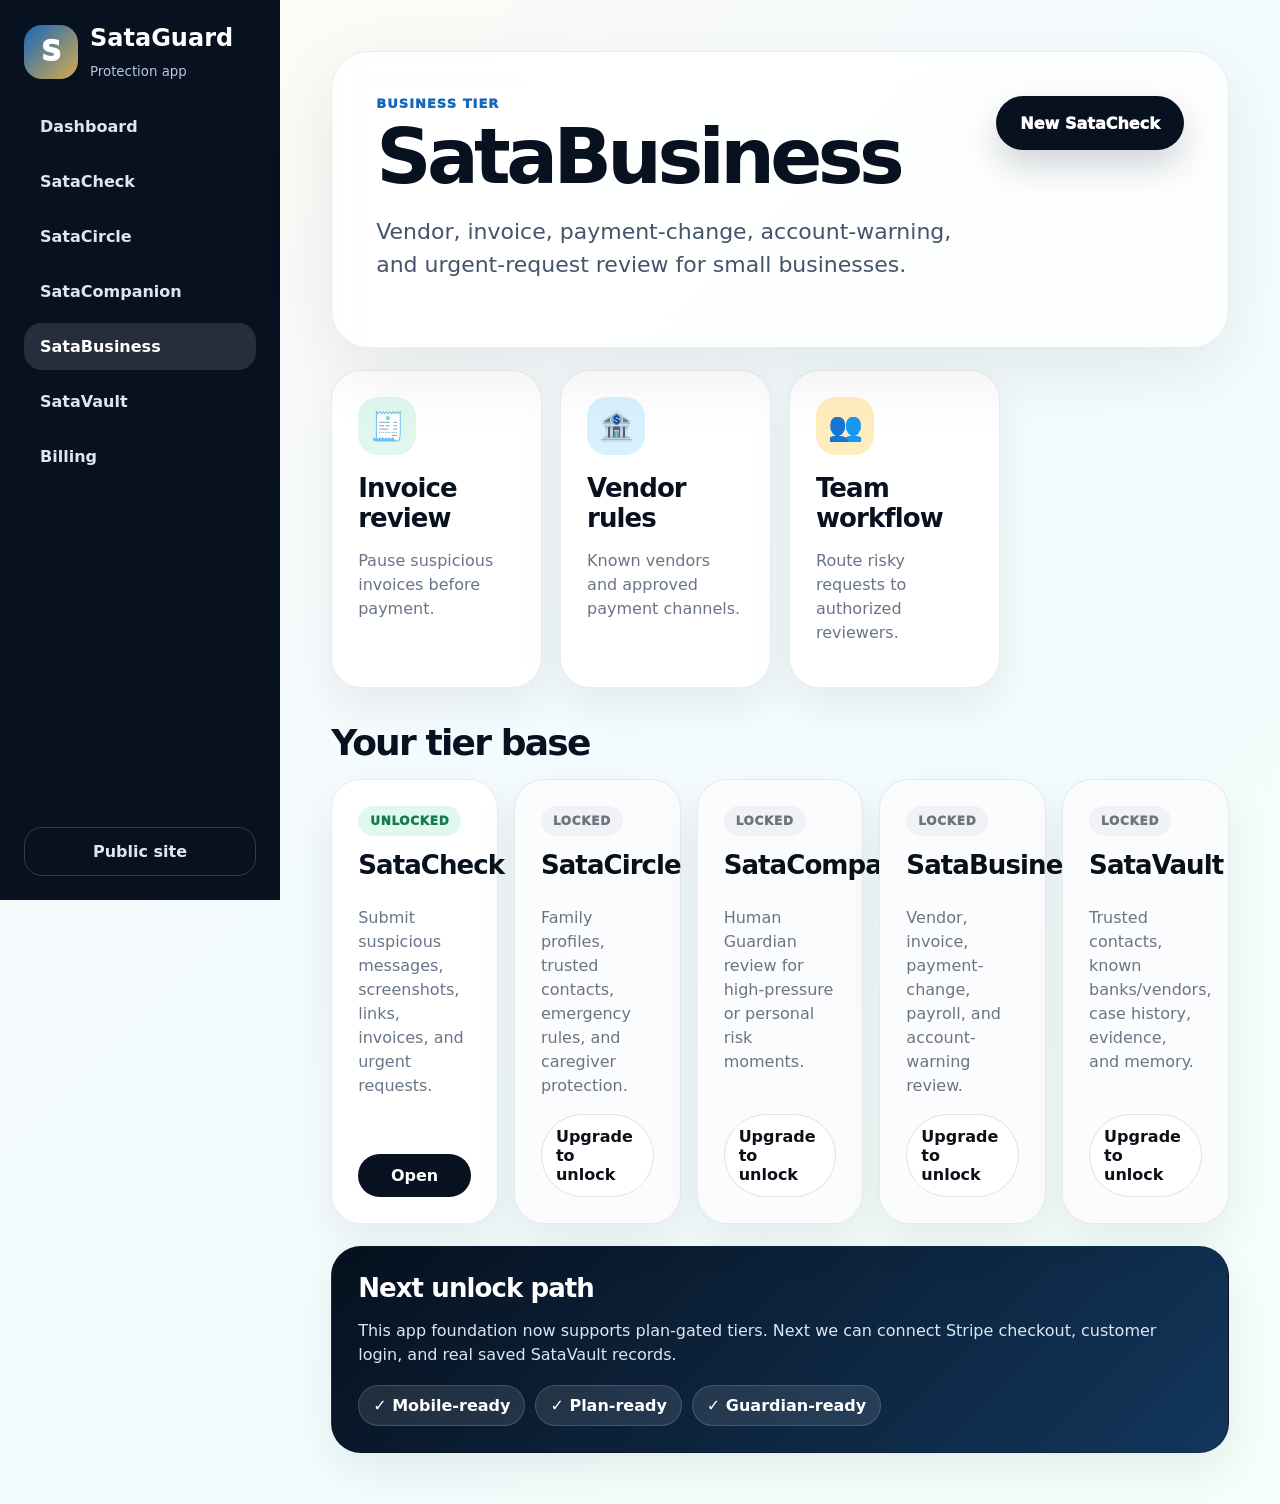
<file: app/business.html>
<!doctype html><html lang="en"><head><meta charset="utf-8"/><meta name="viewport" content="width=device-width, initial-scale=1, viewport-fit=cover"/><meta name="theme-color" content="#07111f"/><title>SataBusiness | SataGuard App</title><link rel="stylesheet" href="/app/app.css"/></head><body><div class="app-shell"><aside class="app-sidebar"><a class="app-brand" href="/app"><span>S</span><strong>SataGuard</strong><small>Protection app</small></a><nav><a href="/app/index.html">Dashboard</a><a href="/app/satacheck.html">SataCheck</a><a href="/app/circle.html">SataCircle</a><a href="/app/companion.html">SataCompanion</a><a href="/app/business.html">SataBusiness</a><a href="/app/vault.html">SataVault</a><a href="/app/billing.html">Billing</a></nav><a class="public-link" href="/">Public site</a></aside><main class="app-main"><header class="app-top"><div><p class="app-kicker">Business tier</p><h1>SataBusiness</h1><p>Vendor, invoice, payment-change, account-warning, and urgent-request review for small businesses.</p></div><a class="app-action" href="/satacheck.html">New SataCheck</a></header><section class="app-grid"><article class="app-card"><span>🧾</span><h3>Invoice review</h3><p>Pause suspicious invoices before payment.</p></article><article class="app-card"><span>🏦</span><h3>Vendor rules</h3><p>Known vendors and approved payment channels.</p></article><article class="app-card"><span>👥</span><h3>Team workflow</h3><p>Route risky requests to authorized reviewers.</p></article></section><section class="tier-grid"><h2>Your tier base</h2><article class="tier-card unlocked"><div class="tier-state">Unlocked</div><h3>SataCheck</h3><p>Submit suspicious messages, screenshots, links, invoices, and urgent requests.</p><a href="/satacheck.html">Open</a></article><article class="tier-card locked"><div class="tier-state">Locked</div><h3>SataCircle</h3><p>Family profiles, trusted contacts, emergency rules, and caregiver protection.</p><a href="/app/billing.html">Upgrade to unlock</a></article><article class="tier-card locked"><div class="tier-state">Locked</div><h3>SataCompanion</h3><p>Human Guardian review for high-pressure or personal risk moments.</p><a href="/app/billing.html">Upgrade to unlock</a></article><article class="tier-card locked"><div class="tier-state">Locked</div><h3>SataBusiness</h3><p>Vendor, invoice, payment-change, payroll, and account-warning review.</p><a href="/app/billing.html">Upgrade to unlock</a></article><article class="tier-card locked"><div class="tier-state">Locked</div><h3>SataVault</h3><p>Trusted contacts, known banks/vendors, case history, evidence, and memory.</p><a href="/app/billing.html">Upgrade to unlock</a></article></section><section class="app-panel"><h2>Next unlock path</h2><p>This app foundation now supports plan-gated tiers. Next we can connect Stripe checkout, customer login, and real saved SataVault records.</p><div class="status-row"><span>✓ Mobile-ready</span><span>✓ Plan-ready</span><span>✓ Guardian-ready</span></div></section></main></div><script src="/app/app.js"></script></body></html>
</file>
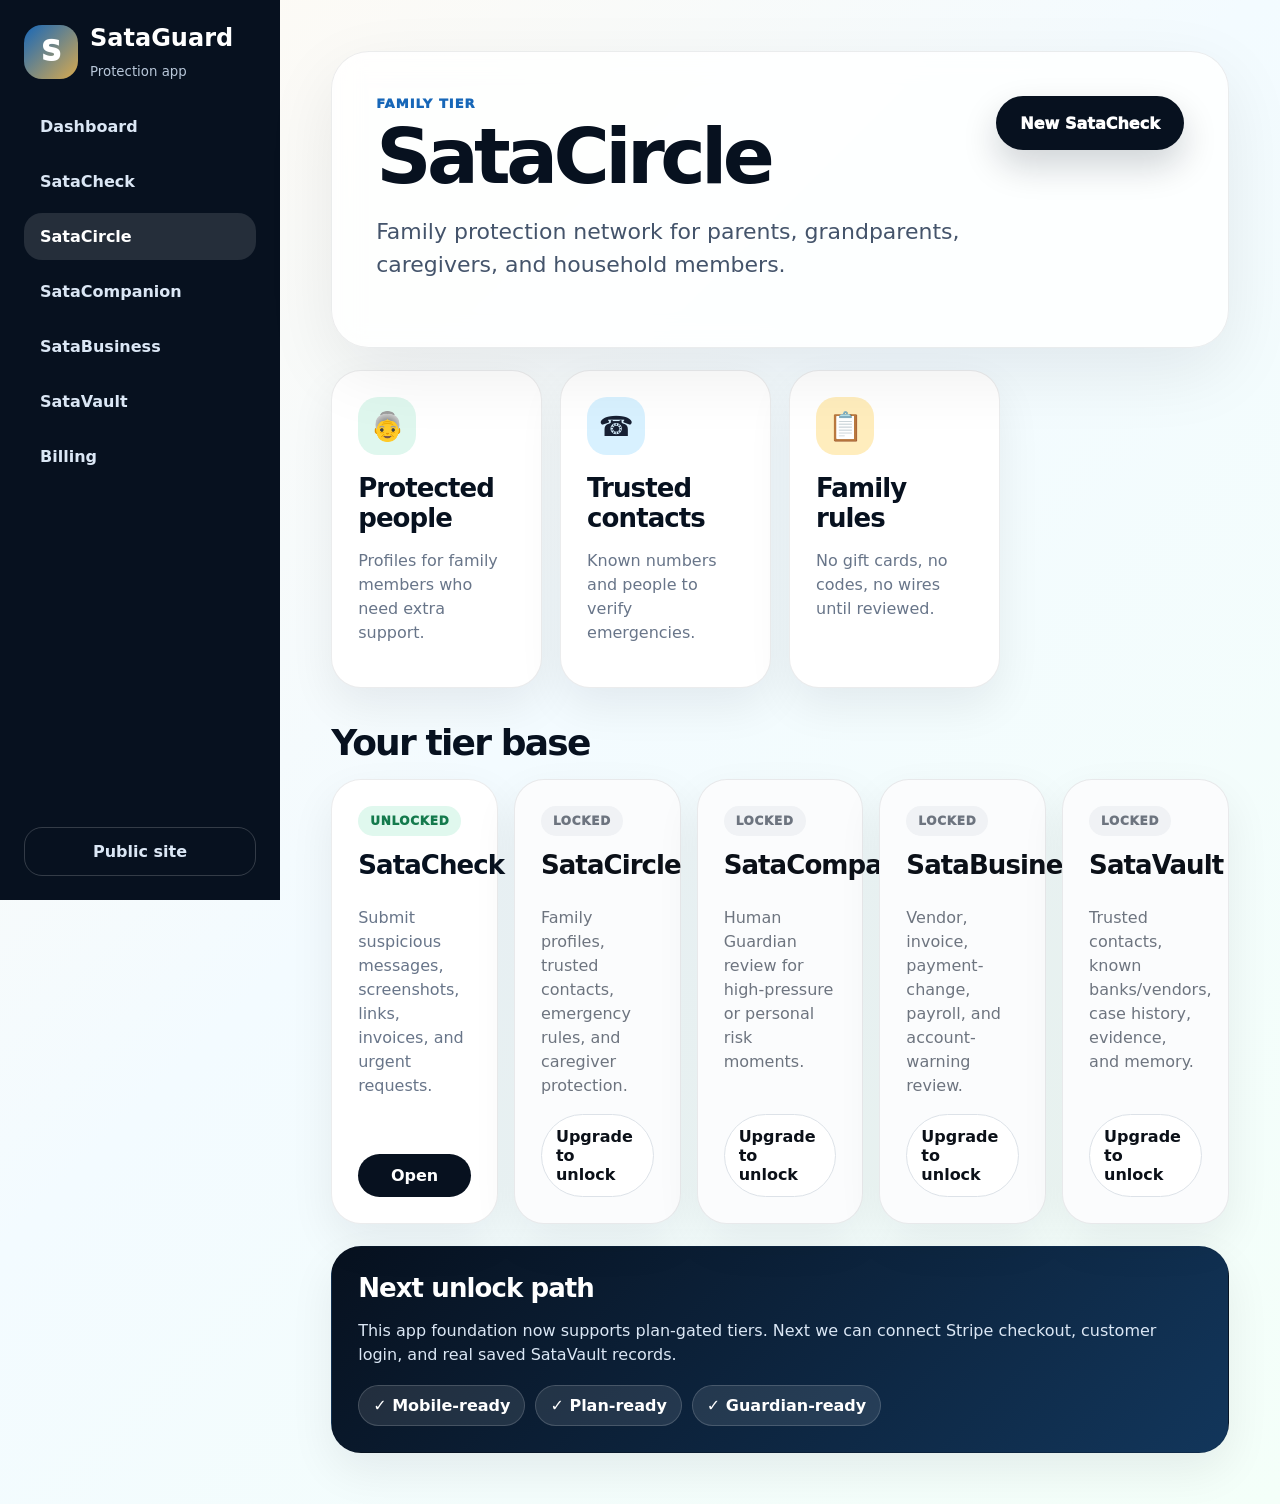
<file: app/circle.html>
<!doctype html><html lang="en"><head><meta charset="utf-8"/><meta name="viewport" content="width=device-width, initial-scale=1, viewport-fit=cover"/><meta name="theme-color" content="#07111f"/><title>SataCircle | SataGuard App</title><link rel="stylesheet" href="/app/app.css"/></head><body><div class="app-shell"><aside class="app-sidebar"><a class="app-brand" href="/app"><span>S</span><strong>SataGuard</strong><small>Protection app</small></a><nav><a href="/app/index.html">Dashboard</a><a href="/app/satacheck.html">SataCheck</a><a href="/app/circle.html">SataCircle</a><a href="/app/companion.html">SataCompanion</a><a href="/app/business.html">SataBusiness</a><a href="/app/vault.html">SataVault</a><a href="/app/billing.html">Billing</a></nav><a class="public-link" href="/">Public site</a></aside><main class="app-main"><header class="app-top"><div><p class="app-kicker">Family tier</p><h1>SataCircle</h1><p>Family protection network for parents, grandparents, caregivers, and household members.</p></div><a class="app-action" href="/satacheck.html">New SataCheck</a></header><section class="app-grid"><article class="app-card"><span>👵</span><h3>Protected people</h3><p>Profiles for family members who need extra support.</p></article><article class="app-card"><span>☎️</span><h3>Trusted contacts</h3><p>Known numbers and people to verify emergencies.</p></article><article class="app-card"><span>📋</span><h3>Family rules</h3><p>No gift cards, no codes, no wires until reviewed.</p></article></section><section class="tier-grid"><h2>Your tier base</h2><article class="tier-card unlocked"><div class="tier-state">Unlocked</div><h3>SataCheck</h3><p>Submit suspicious messages, screenshots, links, invoices, and urgent requests.</p><a href="/satacheck.html">Open</a></article><article class="tier-card locked"><div class="tier-state">Locked</div><h3>SataCircle</h3><p>Family profiles, trusted contacts, emergency rules, and caregiver protection.</p><a href="/app/billing.html">Upgrade to unlock</a></article><article class="tier-card locked"><div class="tier-state">Locked</div><h3>SataCompanion</h3><p>Human Guardian review for high-pressure or personal risk moments.</p><a href="/app/billing.html">Upgrade to unlock</a></article><article class="tier-card locked"><div class="tier-state">Locked</div><h3>SataBusiness</h3><p>Vendor, invoice, payment-change, payroll, and account-warning review.</p><a href="/app/billing.html">Upgrade to unlock</a></article><article class="tier-card locked"><div class="tier-state">Locked</div><h3>SataVault</h3><p>Trusted contacts, known banks/vendors, case history, evidence, and memory.</p><a href="/app/billing.html">Upgrade to unlock</a></article></section><section class="app-panel"><h2>Next unlock path</h2><p>This app foundation now supports plan-gated tiers. Next we can connect Stripe checkout, customer login, and real saved SataVault records.</p><div class="status-row"><span>✓ Mobile-ready</span><span>✓ Plan-ready</span><span>✓ Guardian-ready</span></div></section></main></div><script src="/app/app.js"></script></body></html>
</file>
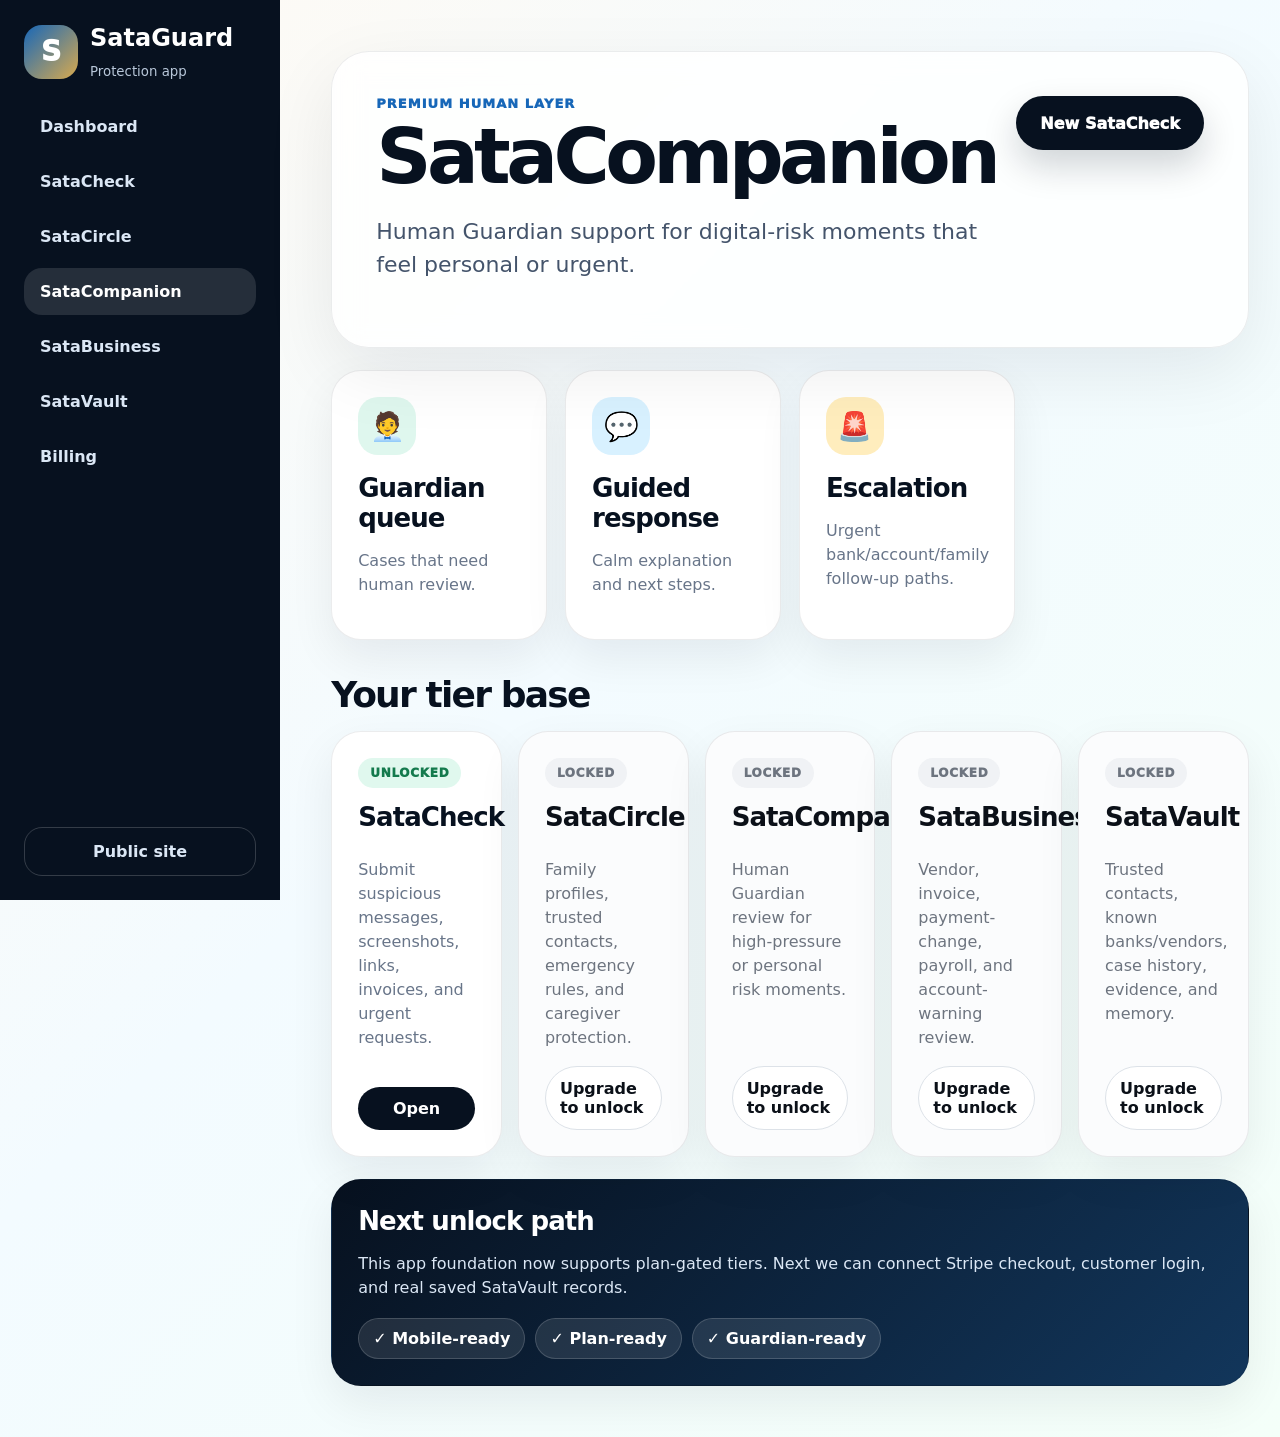
<file: app/companion.html>
<!doctype html><html lang="en"><head><meta charset="utf-8"/><meta name="viewport" content="width=device-width, initial-scale=1, viewport-fit=cover"/><meta name="theme-color" content="#07111f"/><title>SataCompanion | SataGuard App</title><link rel="stylesheet" href="/app/app.css"/></head><body><div class="app-shell"><aside class="app-sidebar"><a class="app-brand" href="/app"><span>S</span><strong>SataGuard</strong><small>Protection app</small></a><nav><a href="/app/index.html">Dashboard</a><a href="/app/satacheck.html">SataCheck</a><a href="/app/circle.html">SataCircle</a><a href="/app/companion.html">SataCompanion</a><a href="/app/business.html">SataBusiness</a><a href="/app/vault.html">SataVault</a><a href="/app/billing.html">Billing</a></nav><a class="public-link" href="/">Public site</a></aside><main class="app-main"><header class="app-top"><div><p class="app-kicker">Premium human layer</p><h1>SataCompanion</h1><p>Human Guardian support for digital-risk moments that feel personal or urgent.</p></div><a class="app-action" href="/satacheck.html">New SataCheck</a></header><section class="app-grid"><article class="app-card"><span>🧑‍💼</span><h3>Guardian queue</h3><p>Cases that need human review.</p></article><article class="app-card"><span>💬</span><h3>Guided response</h3><p>Calm explanation and next steps.</p></article><article class="app-card"><span>🚨</span><h3>Escalation</h3><p>Urgent bank/account/family follow-up paths.</p></article></section><section class="tier-grid"><h2>Your tier base</h2><article class="tier-card unlocked"><div class="tier-state">Unlocked</div><h3>SataCheck</h3><p>Submit suspicious messages, screenshots, links, invoices, and urgent requests.</p><a href="/satacheck.html">Open</a></article><article class="tier-card locked"><div class="tier-state">Locked</div><h3>SataCircle</h3><p>Family profiles, trusted contacts, emergency rules, and caregiver protection.</p><a href="/app/billing.html">Upgrade to unlock</a></article><article class="tier-card locked"><div class="tier-state">Locked</div><h3>SataCompanion</h3><p>Human Guardian review for high-pressure or personal risk moments.</p><a href="/app/billing.html">Upgrade to unlock</a></article><article class="tier-card locked"><div class="tier-state">Locked</div><h3>SataBusiness</h3><p>Vendor, invoice, payment-change, payroll, and account-warning review.</p><a href="/app/billing.html">Upgrade to unlock</a></article><article class="tier-card locked"><div class="tier-state">Locked</div><h3>SataVault</h3><p>Trusted contacts, known banks/vendors, case history, evidence, and memory.</p><a href="/app/billing.html">Upgrade to unlock</a></article></section><section class="app-panel"><h2>Next unlock path</h2><p>This app foundation now supports plan-gated tiers. Next we can connect Stripe checkout, customer login, and real saved SataVault records.</p><div class="status-row"><span>✓ Mobile-ready</span><span>✓ Plan-ready</span><span>✓ Guardian-ready</span></div></section></main></div><script src="/app/app.js"></script></body></html>
</file>
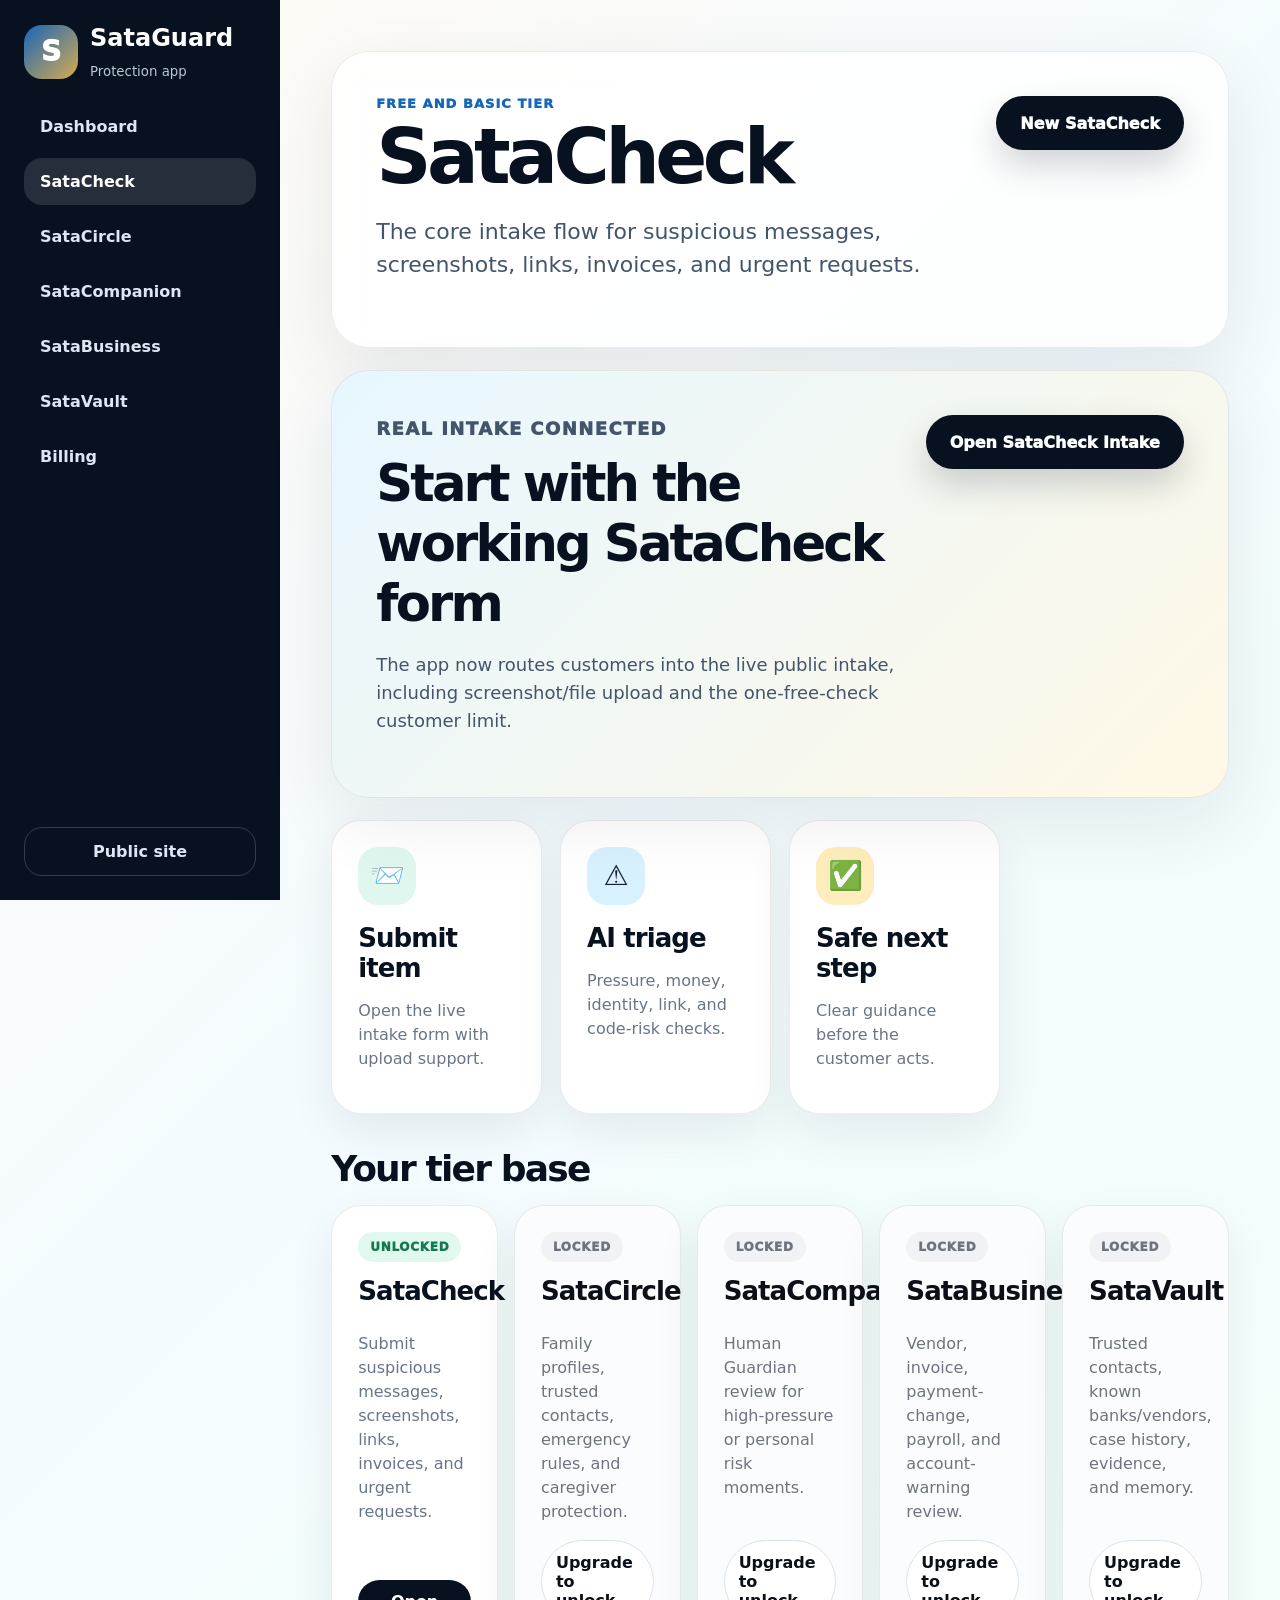
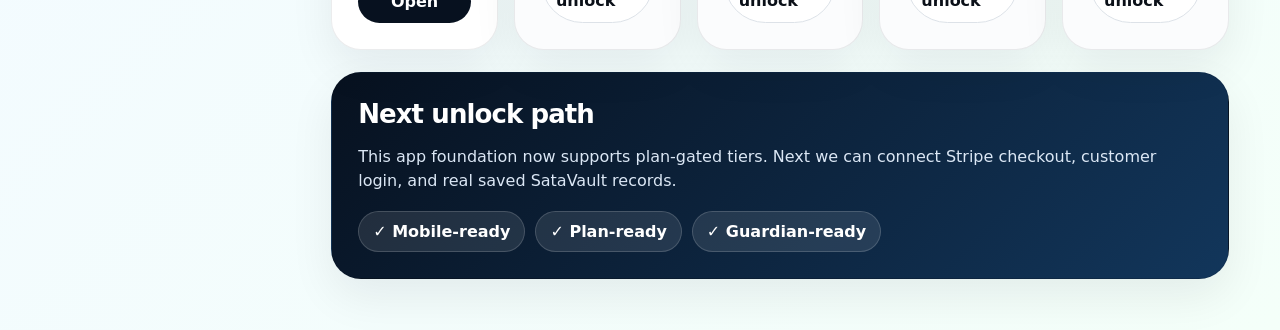
<file: app/satacheck.html>
<!doctype html><html lang="en"><head><meta charset="utf-8"/><meta name="viewport" content="width=device-width, initial-scale=1, viewport-fit=cover"/><meta name="theme-color" content="#07111f"/><title>SataCheck | SataGuard App</title><link rel="stylesheet" href="/app/app.css"/></head><body><div class="app-shell"><aside class="app-sidebar"><a class="app-brand" href="/app"><span>S</span><strong>SataGuard</strong><small>Protection app</small></a><nav><a href="/app/index.html">Dashboard</a><a href="/app/satacheck.html">SataCheck</a><a href="/app/circle.html">SataCircle</a><a href="/app/companion.html">SataCompanion</a><a href="/app/business.html">SataBusiness</a><a href="/app/vault.html">SataVault</a><a href="/app/billing.html">Billing</a></nav><a class="public-link" href="/">Public site</a></aside><main class="app-main"><header class="app-top"><div><p class="app-kicker">Free and Basic tier</p><h1>SataCheck</h1><p>The core intake flow for suspicious messages, screenshots, links, invoices, and urgent requests.</p></div><a class="app-action" href="/satacheck.html">New SataCheck</a></header><section class="quick-flow"><div><p class="app-kicker">Real intake connected</p><h2>Start with the working SataCheck form</h2><p>The app now routes customers into the live public intake, including screenshot/file upload and the one-free-check customer limit.</p></div><a class="app-action" href="/satacheck.html">Open SataCheck Intake</a></section><section class="app-grid"><article class="app-card"><span>📨</span><h3>Submit item</h3><p>Open the live intake form with upload support.</p></article><article class="app-card"><span>⚠️</span><h3>AI triage</h3><p>Pressure, money, identity, link, and code-risk checks.</p></article><article class="app-card"><span>✅</span><h3>Safe next step</h3><p>Clear guidance before the customer acts.</p></article></section><section class="tier-grid"><h2>Your tier base</h2><article class="tier-card unlocked"><div class="tier-state">Unlocked</div><h3>SataCheck</h3><p>Submit suspicious messages, screenshots, links, invoices, and urgent requests.</p><a href="/satacheck.html">Open</a></article><article class="tier-card locked"><div class="tier-state">Locked</div><h3>SataCircle</h3><p>Family profiles, trusted contacts, emergency rules, and caregiver protection.</p><a href="/app/billing.html">Upgrade to unlock</a></article><article class="tier-card locked"><div class="tier-state">Locked</div><h3>SataCompanion</h3><p>Human Guardian review for high-pressure or personal risk moments.</p><a href="/app/billing.html">Upgrade to unlock</a></article><article class="tier-card locked"><div class="tier-state">Locked</div><h3>SataBusiness</h3><p>Vendor, invoice, payment-change, payroll, and account-warning review.</p><a href="/app/billing.html">Upgrade to unlock</a></article><article class="tier-card locked"><div class="tier-state">Locked</div><h3>SataVault</h3><p>Trusted contacts, known banks/vendors, case history, evidence, and memory.</p><a href="/app/billing.html">Upgrade to unlock</a></article></section><section class="app-panel"><h2>Next unlock path</h2><p>This app foundation now supports plan-gated tiers. Next we can connect Stripe checkout, customer login, and real saved SataVault records.</p><div class="status-row"><span>✓ Mobile-ready</span><span>✓ Plan-ready</span><span>✓ Guardian-ready</span></div></section></main></div><script src="/app/app.js"></script></body></html>
</file>
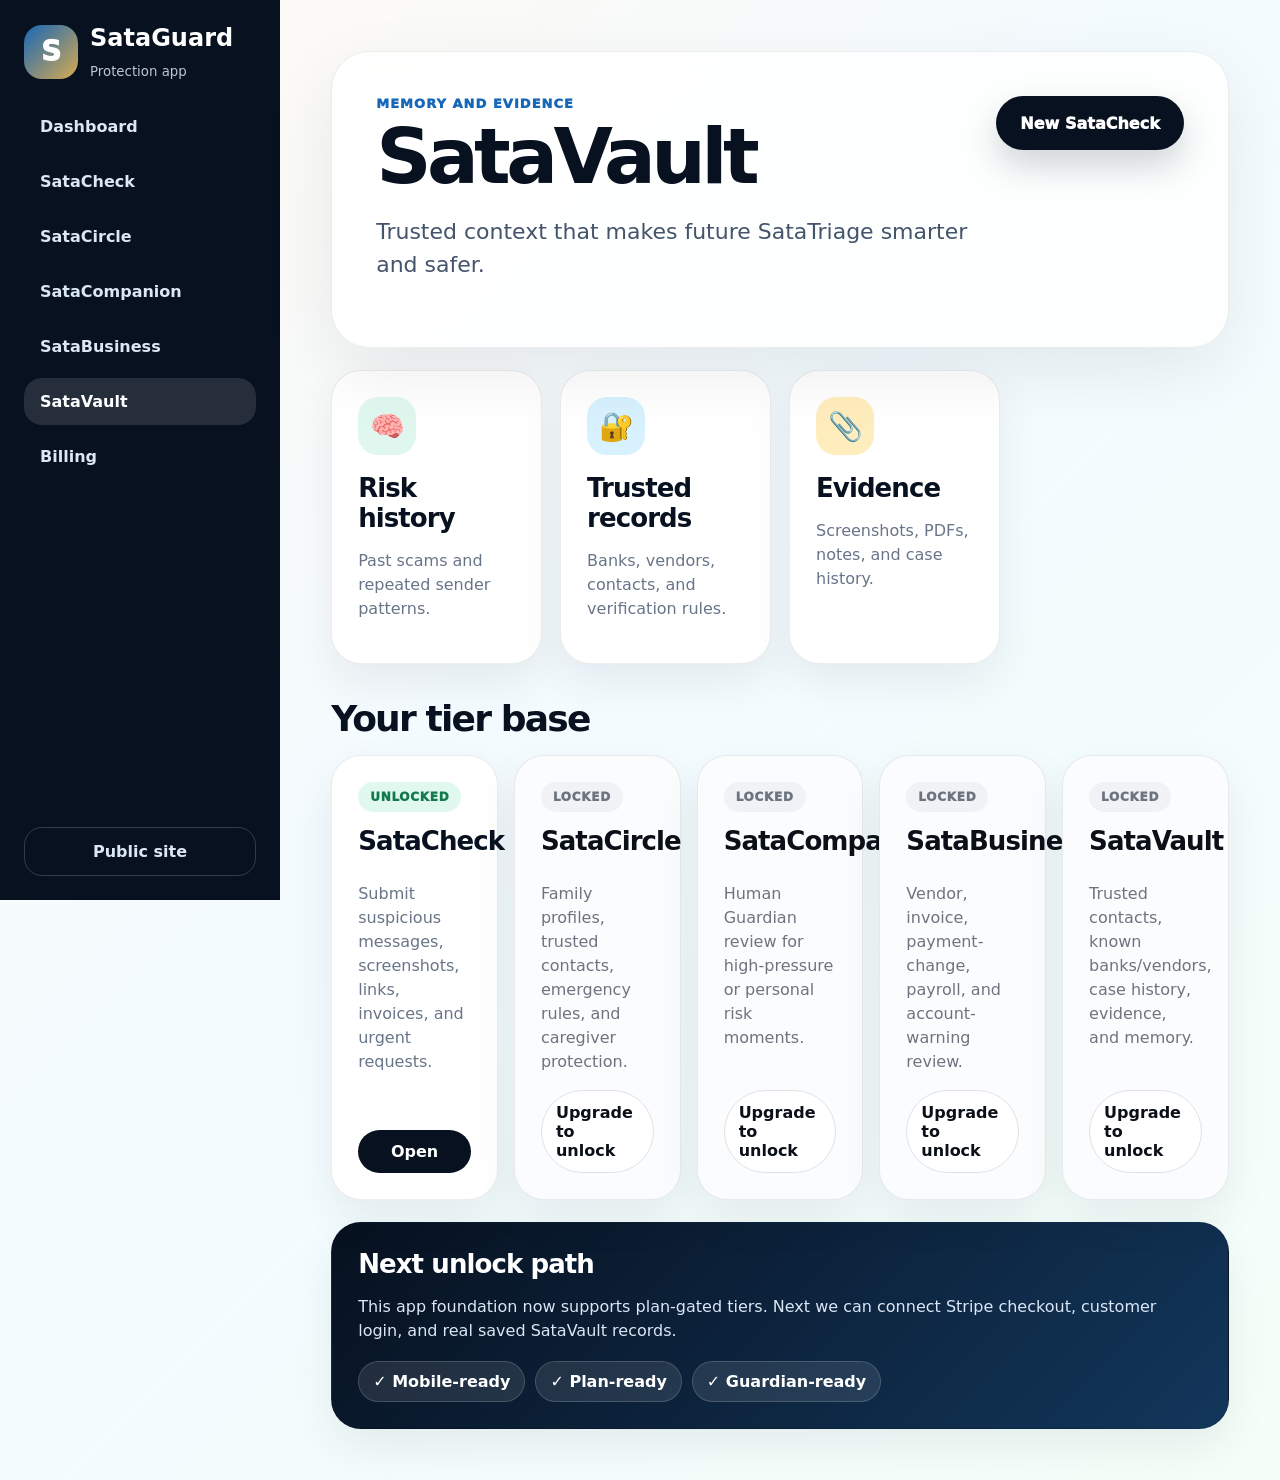
<file: app/vault.html>
<!doctype html><html lang="en"><head><meta charset="utf-8"/><meta name="viewport" content="width=device-width, initial-scale=1, viewport-fit=cover"/><meta name="theme-color" content="#07111f"/><title>SataVault | SataGuard App</title><link rel="stylesheet" href="/app/app.css"/></head><body><div class="app-shell"><aside class="app-sidebar"><a class="app-brand" href="/app"><span>S</span><strong>SataGuard</strong><small>Protection app</small></a><nav><a href="/app/index.html">Dashboard</a><a href="/app/satacheck.html">SataCheck</a><a href="/app/circle.html">SataCircle</a><a href="/app/companion.html">SataCompanion</a><a href="/app/business.html">SataBusiness</a><a href="/app/vault.html">SataVault</a><a href="/app/billing.html">Billing</a></nav><a class="public-link" href="/">Public site</a></aside><main class="app-main"><header class="app-top"><div><p class="app-kicker">Memory and evidence</p><h1>SataVault</h1><p>Trusted context that makes future SataTriage smarter and safer.</p></div><a class="app-action" href="/satacheck.html">New SataCheck</a></header><section class="app-grid"><article class="app-card"><span>🧠</span><h3>Risk history</h3><p>Past scams and repeated sender patterns.</p></article><article class="app-card"><span>🔐</span><h3>Trusted records</h3><p>Banks, vendors, contacts, and verification rules.</p></article><article class="app-card"><span>📎</span><h3>Evidence</h3><p>Screenshots, PDFs, notes, and case history.</p></article></section><section class="tier-grid"><h2>Your tier base</h2><article class="tier-card unlocked"><div class="tier-state">Unlocked</div><h3>SataCheck</h3><p>Submit suspicious messages, screenshots, links, invoices, and urgent requests.</p><a href="/satacheck.html">Open</a></article><article class="tier-card locked"><div class="tier-state">Locked</div><h3>SataCircle</h3><p>Family profiles, trusted contacts, emergency rules, and caregiver protection.</p><a href="/app/billing.html">Upgrade to unlock</a></article><article class="tier-card locked"><div class="tier-state">Locked</div><h3>SataCompanion</h3><p>Human Guardian review for high-pressure or personal risk moments.</p><a href="/app/billing.html">Upgrade to unlock</a></article><article class="tier-card locked"><div class="tier-state">Locked</div><h3>SataBusiness</h3><p>Vendor, invoice, payment-change, payroll, and account-warning review.</p><a href="/app/billing.html">Upgrade to unlock</a></article><article class="tier-card locked"><div class="tier-state">Locked</div><h3>SataVault</h3><p>Trusted contacts, known banks/vendors, case history, evidence, and memory.</p><a href="/app/billing.html">Upgrade to unlock</a></article></section><section class="app-panel"><h2>Next unlock path</h2><p>This app foundation now supports plan-gated tiers. Next we can connect Stripe checkout, customer login, and real saved SataVault records.</p><div class="status-row"><span>✓ Mobile-ready</span><span>✓ Plan-ready</span><span>✓ Guardian-ready</span></div></section></main></div><script src="/app/app.js"></script></body></html>
</file>
<file: style.css>
:root {
  --cream: #fbf7ef;
  --ink: #17110f;
  --muted: #6e625a;
  --line: rgba(23, 17, 15, 0.12);
  --red: #ff4f3f;
  --yellow: #ffd54f;
  --blue: #4d8dff;
  --green: #38d48a;
  --lavender: #c9b7ff;
  --white: #ffffff;
  --shadow: 0 28px 90px rgba(23, 17, 15, 0.16);
}

* {
  box-sizing: border-box;
}

html {
  scroll-behavior: smooth;
}

body.futurefeature-site {
  margin: 0;
  min-height: 100vh;
  font-family: Inter, ui-sans-serif, system-ui, -apple-system, BlinkMacSystemFont, "Segoe UI", sans-serif;
  color: var(--ink);
  background:
    radial-gradient(circle at 12% 16%, rgba(255, 79, 63, 0.22), transparent 24%),
    radial-gradient(circle at 86% 12%, rgba(77, 141, 255, 0.18), transparent 26%),
    radial-gradient(circle at 50% 72%, rgba(255, 213, 79, 0.24), transparent 28%),
    var(--cream);
  overflow-x: hidden;
}

body.futurefeature-site::before {
  content: "";
  position: fixed;
  inset: 0;
  pointer-events: none;
  background-image:
    linear-gradient(rgba(23, 17, 15, 0.035) 1px, transparent 1px),
    linear-gradient(90deg, rgba(23, 17, 15, 0.035) 1px, transparent 1px);
  background-size: 44px 44px;
  mask-image: linear-gradient(to bottom, rgba(0,0,0,.85), transparent 85%);
}

a {
  color: inherit;
}

.ff-nav {
  position: sticky;
  top: 16px;
  z-index: 10;
  width: min(1120px, calc(100% - 28px));
  margin: 16px auto 0;
  min-height: 68px;
  padding: 10px 12px;
  display: grid;
  grid-template-columns: 1fr auto 1fr;
  align-items: center;
  gap: 18px;
  border: 1px solid rgba(23, 17, 15, 0.1);
  border-radius: 999px;
  background: rgba(255, 255, 255, 0.74);
  box-shadow: 0 18px 50px rgba(23, 17, 15, 0.08);
  backdrop-filter: blur(18px);
}

.ff-logo,
.ff-nav-button,
.ff-primary,
.ff-secondary {
  text-decoration: none;
  font-weight: 900;
}

.ff-logo {
  display: inline-flex;
  align-items: center;
  gap: 10px;
  padding-left: 10px;
  letter-spacing: -0.03em;
}

.ff-logo span {
  width: 42px;
  height: 42px;
  display: grid;
  place-items: center;
  border-radius: 15px;
  color: white;
  background: var(--ink);
  box-shadow: inset 0 -8px 0 rgba(255,255,255,.12);
}

.ff-nav nav {
  display: flex;
  align-items: center;
  gap: 6px;
  padding: 6px;
  border-radius: 999px;
  background: rgba(23, 17, 15, 0.055);
}

.ff-nav nav a {
  padding: 10px 14px;
  border-radius: 999px;
  color: var(--muted);
  text-decoration: none;
  font-size: 14px;
  font-weight: 850;
}

.ff-nav nav a:hover {
  color: var(--ink);
  background: white;
}

.ff-nav-button {
  justify-self: end;
  padding: 14px 20px;
  border-radius: 999px;
  color: white;
  background: var(--ink);
}

main {
  position: relative;
  z-index: 1;
}

.ff-hero {
  width: min(1180px, calc(100% - 32px));
  margin: clamp(54px, 9vw, 112px) auto 0;
  text-align: center;
}

.ff-pill,
.ff-kicker {
  display: inline-flex;
  align-items: center;
  gap: 8px;
  margin: 0 0 20px;
  padding: 10px 14px;
  border: 1px solid rgba(23, 17, 15, 0.1);
  border-radius: 999px;
  background: rgba(255, 255, 255, 0.78);
  color: var(--muted);
  font-size: 13px;
  font-weight: 950;
  letter-spacing: 0.08em;
  text-transform: uppercase;
}

.ff-pill::before,
.ff-kicker::before {
  content: "";
  width: 10px;
  height: 10px;
  border-radius: 50%;
  background: var(--red);
  box-shadow: 16px 0 0 var(--yellow), 32px 0 0 var(--blue);
  margin-right: 30px;
}

.ff-hero h1 {
  max-width: 1120px;
  margin: 0 auto;
  font-size: clamp(58px, 11vw, 164px);
  line-height: 0.86;
  letter-spacing: -0.105em;
  text-wrap: balance;
}

.ff-lede {
  max-width: 780px;
  margin: clamp(24px, 4vw, 40px) auto 0;
  color: var(--muted);
  font-size: clamp(20px, 2.3vw, 32px);
  line-height: 1.22;
  letter-spacing: -0.045em;
  text-wrap: balance;
}

.ff-actions {
  display: flex;
  justify-content: center;
  flex-wrap: wrap;
  gap: 12px;
  margin-top: 34px;
}

.ff-primary,
.ff-secondary {
  min-height: 56px;
  display: inline-flex;
  align-items: center;
  justify-content: center;
  padding: 16px 24px;
  border-radius: 999px;
}

.ff-primary {
  color: white;
  background: var(--red);
  box-shadow: 0 16px 34px rgba(255, 79, 63, 0.28);
}

.ff-secondary {
  border: 1px solid rgba(23, 17, 15, 0.12);
  background: white;
}

.ff-showcase {
  position: relative;
  width: min(1180px, calc(100% - 32px));
  min-height: 650px;
  margin: clamp(60px, 8vw, 110px) auto;
  display: grid;
  place-items: center;
}

.ff-window {
  border: 1px solid rgba(23, 17, 15, 0.1);
  border-radius: clamp(28px, 5vw, 52px);
  background: rgba(255, 255, 255, 0.88);
  box-shadow: var(--shadow);
  overflow: hidden;
}

.ff-window-large {
  width: min(780px, 92vw);
  transform: rotate(-1.4deg);
}

.ff-window-top {
  height: 62px;
  display: flex;
  align-items: center;
  gap: 9px;
  padding: 0 24px;
  border-bottom: 1px solid var(--line);
  background: #fffaf3;
}

.ff-window-top span {
  width: 13px;
  height: 13px;
  border-radius: 50%;
  background: var(--red);
}

.ff-window-top span:nth-child(2) { background: var(--yellow); }
.ff-window-top span:nth-child(3) { background: var(--green); }

.ff-task-list {
  display: grid;
  gap: 14px;
  padding: clamp(22px, 4vw, 42px);
}

.ff-task {
  display: grid;
  grid-template-columns: 28px 1fr auto;
  align-items: center;
  gap: 16px;
  padding: 18px;
  border-radius: 24px;
  background: #f8f2e8;
  font-size: clamp(16px, 2vw, 22px);
}

.ff-task span {
  width: 24px;
  height: 24px;
  border: 2px solid rgba(23, 17, 15, 0.2);
  border-radius: 9px;
  background: white;
}

.ff-task.checked span {
  background: var(--green);
  border-color: var(--green);
}

.ff-task em {
  color: var(--muted);
  font-size: 14px;
  font-style: normal;
  font-weight: 900;
}

.ff-note {
  min-height: 190px;
  padding: clamp(24px, 5vw, 46px);
  border-radius: 32px;
  color: white;
  background: linear-gradient(135deg, #19120f, #3d2a20);
}

.ff-note p {
  margin: 0 0 12px;
  color: var(--yellow);
  font-weight: 950;
  text-transform: uppercase;
  letter-spacing: 0.12em;
}

.ff-note h2 {
  max-width: 560px;
  margin: 0;
  font-size: clamp(34px, 6vw, 76px);
  line-height: 0.92;
  letter-spacing: -0.075em;
}

.ff-orbit-card {
  position: absolute;
  width: min(270px, 42vw);
  padding: 24px;
  border-radius: 34px;
  box-shadow: 0 24px 70px rgba(23, 17, 15, 0.14);
}

.ff-orbit-card p {
  margin: 0 0 10px;
  font-size: 13px;
  font-weight: 950;
  text-transform: uppercase;
  letter-spacing: .12em;
}

.ff-orbit-card h3 {
  margin: 0;
  font-size: clamp(22px, 3vw, 32px);
  line-height: 0.98;
  letter-spacing: -0.06em;
}

.card-red {
  left: 0;
  top: 40px;
  color: white;
  background: var(--red);
  transform: rotate(-7deg);
}

.card-yellow {
  right: 14px;
  top: 86px;
  background: var(--yellow);
  transform: rotate(6deg);
}

.card-blue {
  right: 90px;
  bottom: 18px;
  color: white;
  background: var(--blue);
  transform: rotate(-4deg);
}

.ff-section,
.ff-grid,
.ff-cta,
.ff-offer,
.ff-form-section {
  width: min(1180px, calc(100% - 32px));
  margin: 0 auto clamp(42px, 7vw, 92px);
}

.ff-split {
  display: grid;
  grid-template-columns: 1.2fr 0.8fr;
  gap: clamp(24px, 5vw, 64px);
  align-items: end;
  padding: clamp(34px, 6vw, 72px);
  border-radius: clamp(32px, 5vw, 58px);
  background: var(--ink);
  color: white;
}

.ff-split h2,
.ff-cta h2 {
  margin: 0;
  font-size: clamp(42px, 8vw, 112px);
  line-height: 0.9;
  letter-spacing: -0.085em;
}

.ff-split p:not(.ff-kicker) {
  margin: 0;
  color: rgba(255,255,255,.72);
  font-size: clamp(18px, 2.1vw, 28px);
  line-height: 1.25;
  letter-spacing: -0.04em;
}

.ff-grid {
  display: grid;
  grid-template-columns: repeat(3, 1fr);
  gap: 18px;
}

.ff-grid article {
  min-height: 310px;
  padding: 28px;
  border-radius: 42px;
  background: white;
  box-shadow: 0 22px 70px rgba(23, 17, 15, 0.08);
}

.ff-grid article:nth-child(2) { background: #fff0ec; }
.ff-grid article:nth-child(3) { background: #eff5ff; }

.ff-grid span {
  display: inline-flex;
  width: 54px;
  height: 54px;
  align-items: center;
  justify-content: center;
  border-radius: 18px;
  color: white;
  background: var(--ink);
  font-weight: 950;
}

.ff-grid h3 {
  margin: 72px 0 12px;
  font-size: clamp(30px, 4vw, 54px);
  line-height: 0.92;
  letter-spacing: -0.075em;
}

.ff-grid p,
.ff-cta p {
  color: var(--muted);
  font-size: 18px;
  line-height: 1.45;
}

.ff-offer {
  display: grid;
  grid-template-columns: minmax(0, 1fr) minmax(320px, 420px);
  gap: 18px;
  align-items: stretch;
  padding: clamp(22px, 4vw, 34px);
  border-radius: clamp(34px, 6vw, 72px);
  background:
    radial-gradient(circle at 20% 18%, rgba(255,255,255,.58), transparent 28%),
    linear-gradient(135deg, var(--yellow), #ff9f8d 48%, var(--lavender));
  box-shadow: var(--shadow);
}

.ff-offer-copy,
.ff-price-card,
.ff-included article,
.ff-offer-note {
  border: 1px solid rgba(23, 17, 15, 0.11);
  background: rgba(255,255,255,.78);
  box-shadow: 0 20px 60px rgba(23,17,15,.08);
  backdrop-filter: blur(14px);
}

.ff-offer-copy {
  min-height: 430px;
  display: flex;
  flex-direction: column;
  justify-content: center;
  padding: clamp(32px, 6vw, 72px);
  border-radius: clamp(28px, 5vw, 56px);
}

.ff-offer-copy h2 {
  max-width: 760px;
  margin: 0;
  font-size: clamp(46px, 8vw, 112px);
  line-height: 0.9;
  letter-spacing: -0.085em;
}

.ff-offer-copy > p:not(.ff-pill) {
  max-width: 680px;
  margin: 24px 0 0;
  color: rgba(23,17,15,.72);
  font-size: clamp(18px, 2.1vw, 27px);
  line-height: 1.25;
  letter-spacing: -0.04em;
}

.ff-price-card {
  display: flex;
  flex-direction: column;
  justify-content: center;
  padding: clamp(28px, 4vw, 44px);
  border-radius: clamp(28px, 5vw, 52px);
  background: var(--ink);
  color: white;
}

.ff-price-label {
  margin: 0 0 18px;
  color: var(--yellow);
  font-size: 13px;
  font-weight: 950;
  letter-spacing: .12em;
  text-transform: uppercase;
}

.ff-price {
  display: flex;
  align-items: end;
  gap: 10px;
  margin-bottom: 14px;
}

.ff-price span {
  font-size: clamp(70px, 10vw, 116px);
  line-height: .82;
  letter-spacing: -0.08em;
  font-weight: 950;
}

.ff-price small {
  margin-bottom: 10px;
  color: rgba(255,255,255,.72);
  font-size: 18px;
  font-weight: 900;
}

.ff-price-sub {
  margin: 0 0 26px;
  color: rgba(255,255,255,.7);
  font-size: 18px;
  line-height: 1.4;
}

.ff-price-card .ff-primary {
  width: 100%;
  background: white;
  color: var(--ink);
  box-shadow: none;
}

.ff-included {
  grid-column: 1 / -1;
  display: grid;
  grid-template-columns: repeat(3, 1fr);
  gap: 14px;
}

.ff-included article {
  min-height: 245px;
  padding: 26px;
  border-radius: 34px;
}

.ff-included span {
  display: inline-flex;
  width: 50px;
  height: 50px;
  align-items: center;
  justify-content: center;
  border-radius: 17px;
  color: white;
  background: var(--red);
  font-weight: 950;
}

.ff-included article:nth-child(2) span { background: var(--blue); }
.ff-included article:nth-child(3) span { background: var(--ink); }

.ff-included h3 {
  margin: 52px 0 12px;
  font-size: clamp(28px, 3vw, 42px);
  line-height: .95;
  letter-spacing: -0.07em;
}

.ff-included p,
.ff-offer-note {
  color: var(--muted);
  font-size: 17px;
  line-height: 1.45;
}

.ff-offer-note {
  grid-column: 1 / -1;
  margin: 0;
  padding: 18px 22px;
  border-radius: 999px;
  text-align: center;
  font-weight: 800;
}

.ff-cta {
  padding: clamp(44px, 8vw, 96px);
  border-radius: clamp(34px, 6vw, 72px);
  text-align: center;
  background:
    radial-gradient(circle at 20% 20%, rgba(255,255,255,.45), transparent 28%),
    linear-gradient(135deg, var(--yellow), #ff9f8d 48%, var(--lavender));
  box-shadow: var(--shadow);
}

.ff-form-section {
  display: grid;
  grid-template-columns: 0.82fr 1.18fr;
  gap: 18px;
  align-items: start;
  padding: clamp(18px, 3vw, 28px);
  border-radius: clamp(34px, 6vw, 72px);
  background: var(--ink);
  box-shadow: var(--shadow);
}

.ff-form-copy {
  position: sticky;
  top: 110px;
  padding: clamp(28px, 5vw, 54px);
  border-radius: clamp(28px, 5vw, 52px);
  background: linear-gradient(135deg, #fff7df, #ffe1da);
}

.ff-form-copy h2 {
  margin: 0;
  font-size: clamp(42px, 7vw, 92px);
  line-height: .9;
  letter-spacing: -0.085em;
}

.ff-form-copy > p:not(.ff-kicker) {
  margin: 22px 0 0;
  color: rgba(23,17,15,.72);
  font-size: clamp(18px, 2vw, 25px);
  line-height: 1.28;
  letter-spacing: -0.035em;
}

.ff-form {
  display: grid;
  grid-template-columns: repeat(2, minmax(0, 1fr));
  gap: 14px;
  padding: clamp(22px, 4vw, 36px);
  border-radius: clamp(28px, 5vw, 52px);
  background: rgba(255,255,255,.94);
}

.ff-form label,
.ff-form fieldset {
  display: grid;
  gap: 9px;
  margin: 0;
  color: var(--ink);
  font-size: 14px;
  font-weight: 900;
}

.ff-form input,
.ff-form select,
.ff-form textarea {
  width: 100%;
  min-height: 52px;
  border: 1px solid rgba(23,17,15,.14);
  border-radius: 18px;
  padding: 14px 16px;
  color: var(--ink);
  background: #fffaf3;
  font: inherit;
  font-size: 16px;
  font-weight: 700;
  outline: none;
}

.ff-form textarea {
  min-height: 140px;
  resize: vertical;
}

.ff-form input:focus,
.ff-form select:focus,
.ff-form textarea:focus {
  border-color: var(--red);
  box-shadow: 0 0 0 4px rgba(255,79,63,.14);
  background: white;
}

.ff-form fieldset {
  grid-column: 1 / -1;
  border: 1px solid rgba(23,17,15,.12);
  border-radius: 24px;
  padding: 18px;
  grid-template-columns: repeat(2, minmax(0, 1fr));
}

.ff-form legend {
  padding: 0 8px;
  font-weight: 950;
}

.ff-form fieldset label {
  display: flex;
  align-items: center;
  gap: 10px;
  min-height: 46px;
  padding: 10px 12px;
  border-radius: 16px;
  background: #fffaf3;
}

.ff-form input[type="checkbox"] {
  width: 20px;
  min-height: 20px;
  accent-color: var(--red);
}

.ff-form-wide,
.ff-submit,
.ff-form-status {
  grid-column: 1 / -1;
}

.ff-submit {
  min-height: 58px;
  border: 0;
  border-radius: 999px;
  color: white;
  background: var(--red);
  box-shadow: 0 16px 34px rgba(255,79,63,.26);
  font-size: 17px;
  font-weight: 950;
  cursor: pointer;
}

.ff-form-status {
  min-height: 28px;
  margin: 0;
  color: var(--muted);
  font-size: 15px;
  font-weight: 850;
  line-height: 1.4;
}

.ff-form-status.success {
  color: #087343;
}

.ff-form-status.error {
  color: #b42318;
}

.ff-honeypot {
  position: absolute;
  left: -10000px;
  width: 1px;
  height: 1px;
  overflow: hidden;
}

.ff-cta p:last-child {
  max-width: 620px;
  margin: 24px auto 0;
  color: rgba(23,17,15,.72);
  font-size: clamp(18px, 2.2vw, 28px);
  letter-spacing: -0.035em;
}

@media (max-width: 900px) {
  .ff-nav {
    grid-template-columns: 1fr auto;
  }

  .ff-nav nav {
    display: none;
  }

  .ff-showcase {
    min-height: auto;
    display: grid;
    gap: 16px;
  }

  .ff-orbit-card {
    position: static;
    width: 100%;
    transform: none;
  }

  .ff-window-large {
    transform: none;
  }

  .ff-split,
  .ff-grid,
  .ff-offer,
  .ff-included,
  .ff-form-section,
  .ff-form {
    grid-template-columns: 1fr;
  }

  .ff-offer-copy {
    min-height: auto;
  }

  .ff-form-copy {
    position: static;
  }
}

@media (max-width: 560px) {
  .ff-nav {
    top: 10px;
    width: min(100% - 20px, 1120px);
  }

  .ff-logo {
    font-size: 0;
  }

  .ff-logo span {
    font-size: 18px;
  }

  .ff-nav-button {
    padding: 12px 15px;
    font-size: 14px;
  }

  .ff-hero {
    margin-top: 46px;
  }

  .ff-hero h1 {
    font-size: clamp(52px, 18vw, 92px);
  }

  .ff-actions {
    display: grid;
  }

  .ff-primary,
  .ff-secondary {
    width: 100%;
  }

  .ff-task {
    grid-template-columns: 24px 1fr;
  }

  .ff-task em {
    grid-column: 2;
  }

  .ff-form fieldset {
    grid-template-columns: 1fr;
  }
}
</file>
<file: app/app.css>
:root{--ink:#07111f;--text:#172033;--muted:#687589;--line:#d9e3ee;--soft:#f6f8fb;--blue:#1767b8;--gold:#d8aa4f;--green:#147a4d;--white:#fff}*{box-sizing:border-box}body{margin:0;font-family:Inter,ui-sans-serif,system-ui,-apple-system,Segoe UI,sans-serif;background:linear-gradient(135deg,#fffaf3,#f3fbff 45%,#f4fff9);color:var(--text)}a{color:inherit}.app-shell{display:grid;grid-template-columns:280px 1fr;min-height:100vh}.app-sidebar{position:sticky;top:0;height:100vh;padding:24px;background:var(--ink);color:white;display:flex;flex-direction:column;gap:24px}.app-brand{text-decoration:none;display:grid;grid-template-columns:54px 1fr;gap:12px;align-items:center}.app-brand span{grid-row:span 2;width:54px;height:54px;border-radius:18px;background:linear-gradient(135deg,var(--blue),var(--gold));display:grid;place-items:center;font-weight:950;font-size:28px}.app-brand strong{font-size:24px}.app-brand small{color:#b8c7d9}.app-sidebar nav{display:grid;gap:8px}.app-sidebar nav a,.public-link{padding:14px 16px;border-radius:18px;text-decoration:none;font-weight:850;color:#dbe7f5}.app-sidebar nav a:hover,.public-link:hover{background:#132842;color:white}.public-link{margin-top:auto;border:1px solid rgba(255,255,255,.18);text-align:center}.app-main{padding:clamp(20px,4vw,56px)}.app-top,.quick-flow{display:grid;grid-template-columns:1fr auto;gap:20px;align-items:start;padding:clamp(24px,4vw,44px);border-radius:38px;background:rgba(255,255,255,.82);border:1px solid rgba(7,17,31,.08);box-shadow:0 24px 70px rgba(7,17,31,.08);backdrop-filter:blur(14px)}.quick-flow{margin-top:22px;background:linear-gradient(135deg,#e7f7ff,#fff8e6)}.quick-flow h2{margin:0 0 10px;font-size:clamp(30px,4vw,54px);letter-spacing:-.055em;color:var(--ink)}.quick-flow p{color:#44546b;line-height:1.55;font-size:18px}.app-kicker{margin:0 0 10px;color:var(--blue);font-weight:950;text-transform:uppercase;letter-spacing:.08em;font-size:13px}.app-top h1{margin:0 0 14px;font-size:clamp(42px,6vw,82px);line-height:.95;letter-spacing:-.06em;color:var(--ink)}.app-top p:not(.app-kicker){max-width:850px;color:#44546b;font-size:clamp(17px,2vw,22px);line-height:1.48}.app-action{display:inline-flex;align-items:center;justify-content:center;min-height:54px;padding:14px 24px;border-radius:999px;background:var(--ink);color:white;text-decoration:none;font-weight:950;box-shadow:0 16px 35px rgba(7,17,31,.18);white-space:nowrap}.app-grid{display:grid;grid-template-columns:repeat(4,minmax(0,1fr));gap:18px;margin-top:22px}.app-card,.app-panel,.tier-card{background:white;border:1px solid rgba(7,17,31,.08);border-radius:30px;padding:26px;box-shadow:0 18px 45px rgba(7,17,31,.07)}.app-card span{width:58px;height:58px;border-radius:20px;background:#dff7ee;display:grid;place-items:center;font-size:28px;margin-bottom:18px}.app-card:nth-child(2n) span{background:#d8f1ff}.app-card:nth-child(3n) span{background:#ffedbd}.app-card h3,.app-panel h2,.tier-card h3{margin:0 0 10px;color:var(--ink);font-size:26px;letter-spacing:-.035em}.app-card p,.app-panel p,.tier-card p{color:var(--muted);line-height:1.5;font-size:16px}.tier-grid{display:grid;grid-template-columns:repeat(5,minmax(0,1fr));gap:16px;margin-top:22px}.tier-grid h2{grid-column:1/-1;margin:12px 0 0;font-size:36px;letter-spacing:-.05em;color:var(--ink)}.tier-card{position:relative;min-height:230px;display:flex;flex-direction:column}.tier-card.locked{filter:saturate(.55);background:#fbfcfe}.tier-state{align-self:flex-start;padding:8px 12px;border-radius:999px;background:#e0f8ee;color:var(--green);font-weight:950;font-size:12px;text-transform:uppercase;letter-spacing:.06em;margin-bottom:14px}.tier-card.locked .tier-state{background:#eef2f7;color:#687589}.tier-card a{margin-top:auto;display:inline-flex;justify-content:center;padding:12px 14px;border-radius:999px;background:var(--ink);color:white;text-decoration:none;font-weight:900}.tier-card.locked a{background:#fff;border:1px solid var(--line);color:var(--ink)}.app-panel{margin-top:22px;background:linear-gradient(135deg,#07111f,#12365b);color:white}.app-panel h2{color:white}.app-panel p{color:#dbe7f5}.status-row{display:flex;flex-wrap:wrap;gap:10px;margin-top:18px}.status-row span{padding:10px 14px;border-radius:999px;background:rgba(255,255,255,.1);border:1px solid rgba(255,255,255,.16);font-weight:850}@media(max-width:1200px){.tier-grid{grid-template-columns:repeat(2,1fr)}}@media(max-width:1100px){.app-shell{grid-template-columns:1fr}.app-sidebar{position:relative;height:auto}.app-sidebar nav{grid-template-columns:repeat(3,1fr)}.app-grid{grid-template-columns:repeat(2,1fr)}}@media(max-width:680px){.app-main{padding:14px}.app-top,.quick-flow{grid-template-columns:1fr;border-radius:28px}.app-sidebar{padding:18px}.app-sidebar nav{grid-template-columns:1fr 1fr}.app-grid,.tier-grid{grid-template-columns:1fr}.app-top h1{font-size:44px}.app-action{width:100%}}
</file>
